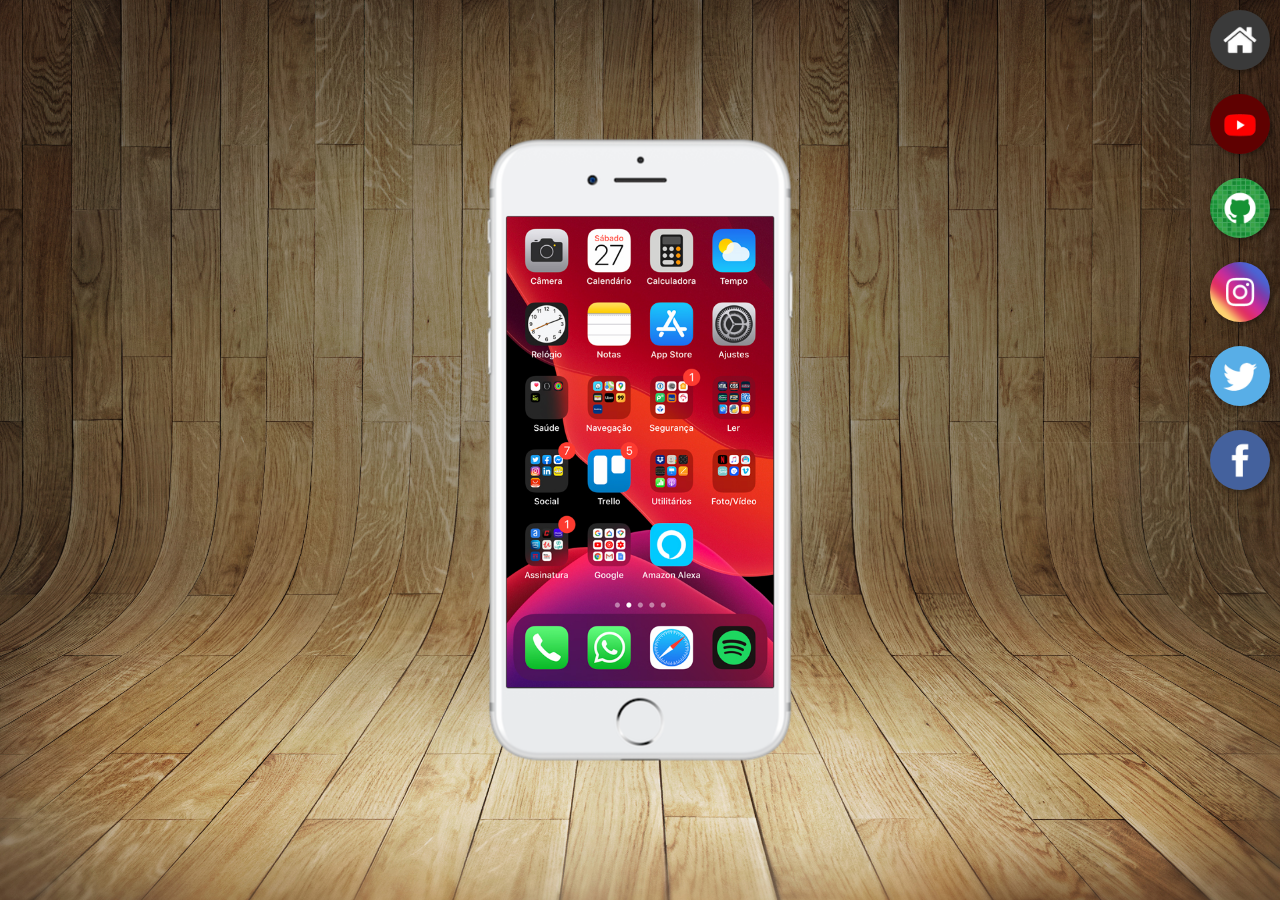
<file: index.html>
<!DOCTYPE html>
<html lang="pt-br">
<head>
    <meta charset="UTF-8">
    <meta http-equiv="X-UA-Compatible" content="IE=edge">
    <meta name="viewport" content="width=device-width, initial-scale=1.0">
    <link rel="shortcut icon" href="favicon.ico" type="image/x-icon">
    <link rel="stylesheet" href="estilos/style.css">
    <title>Projeto Redes Sociais</title>
</head>
<body>
    <main>
        <section id="telefone">
            <iframe src="home.html" frameborder="0" name="tela-inicial" id="tela-inicial">
                Seu navegador não é compatível com isso.
            </iframe>

        </section>

        <section id="redes-sociais">
            <a href="home.html" target="tela-inicial">
                <img src="imagens/logo-home.jpg" alt="Home">
            </a><br>

            <a href="youtube.html" target="tela-inicial">
                <img src="imagens/logo-youtube.jpg" alt="Youtube">
            </a><br>

            <a href="github.html" target="tela-inicial">
                <img src="imagens/logo-github.jpg" alt="GitHub">
            </a><br>

            <a href="instagram.html" target="tela-inicial">
                <img src="imagens/logo-instagram.jpg" alt="Instagram">
            </a><br>

            <a href="twitter.html" target="tela-inicial">
                <img src="imagens/logo-twitter.jpg" alt="Twitter">
            </a><br>

            <a href="facebook.html" target="tela-inicial">
                <img src="imagens/logo-facebook.jpg" alt="Facebook">
            </a>
        </section>
    </main>
</body>
</html>
</file>
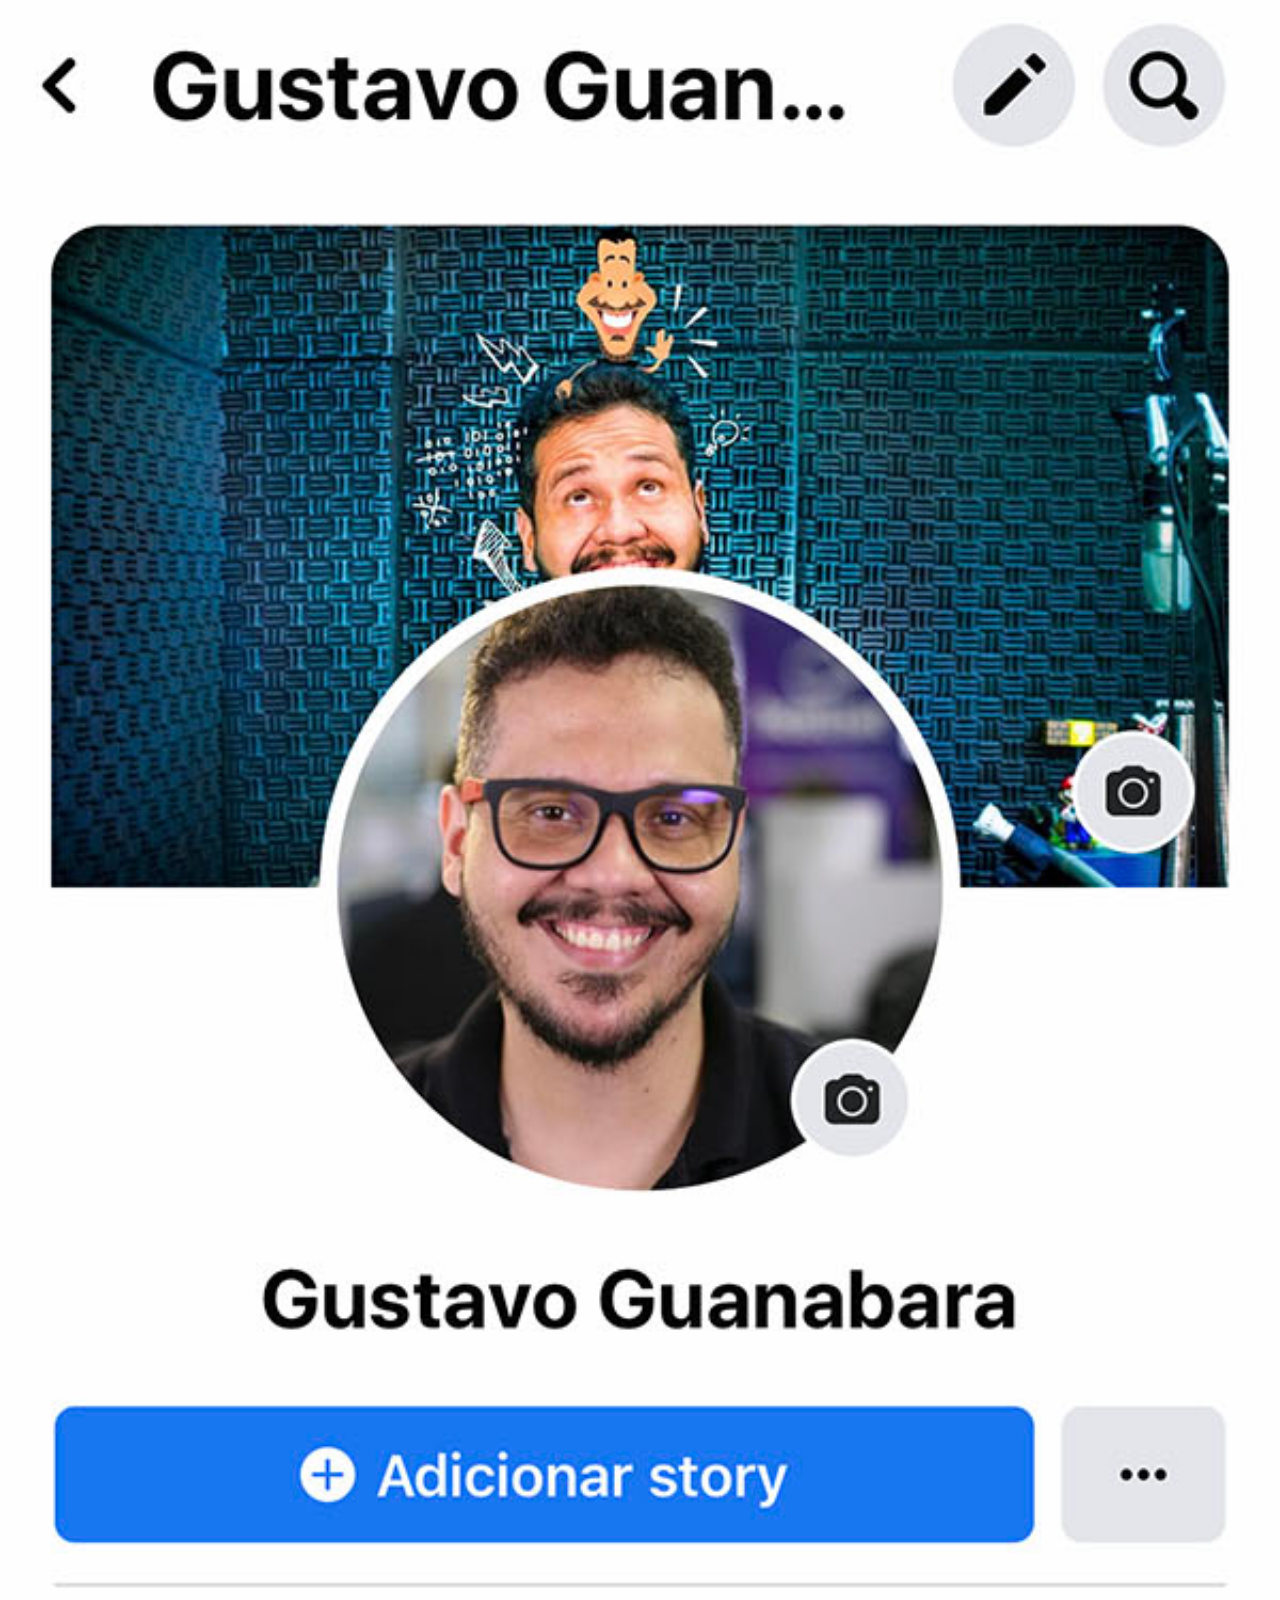
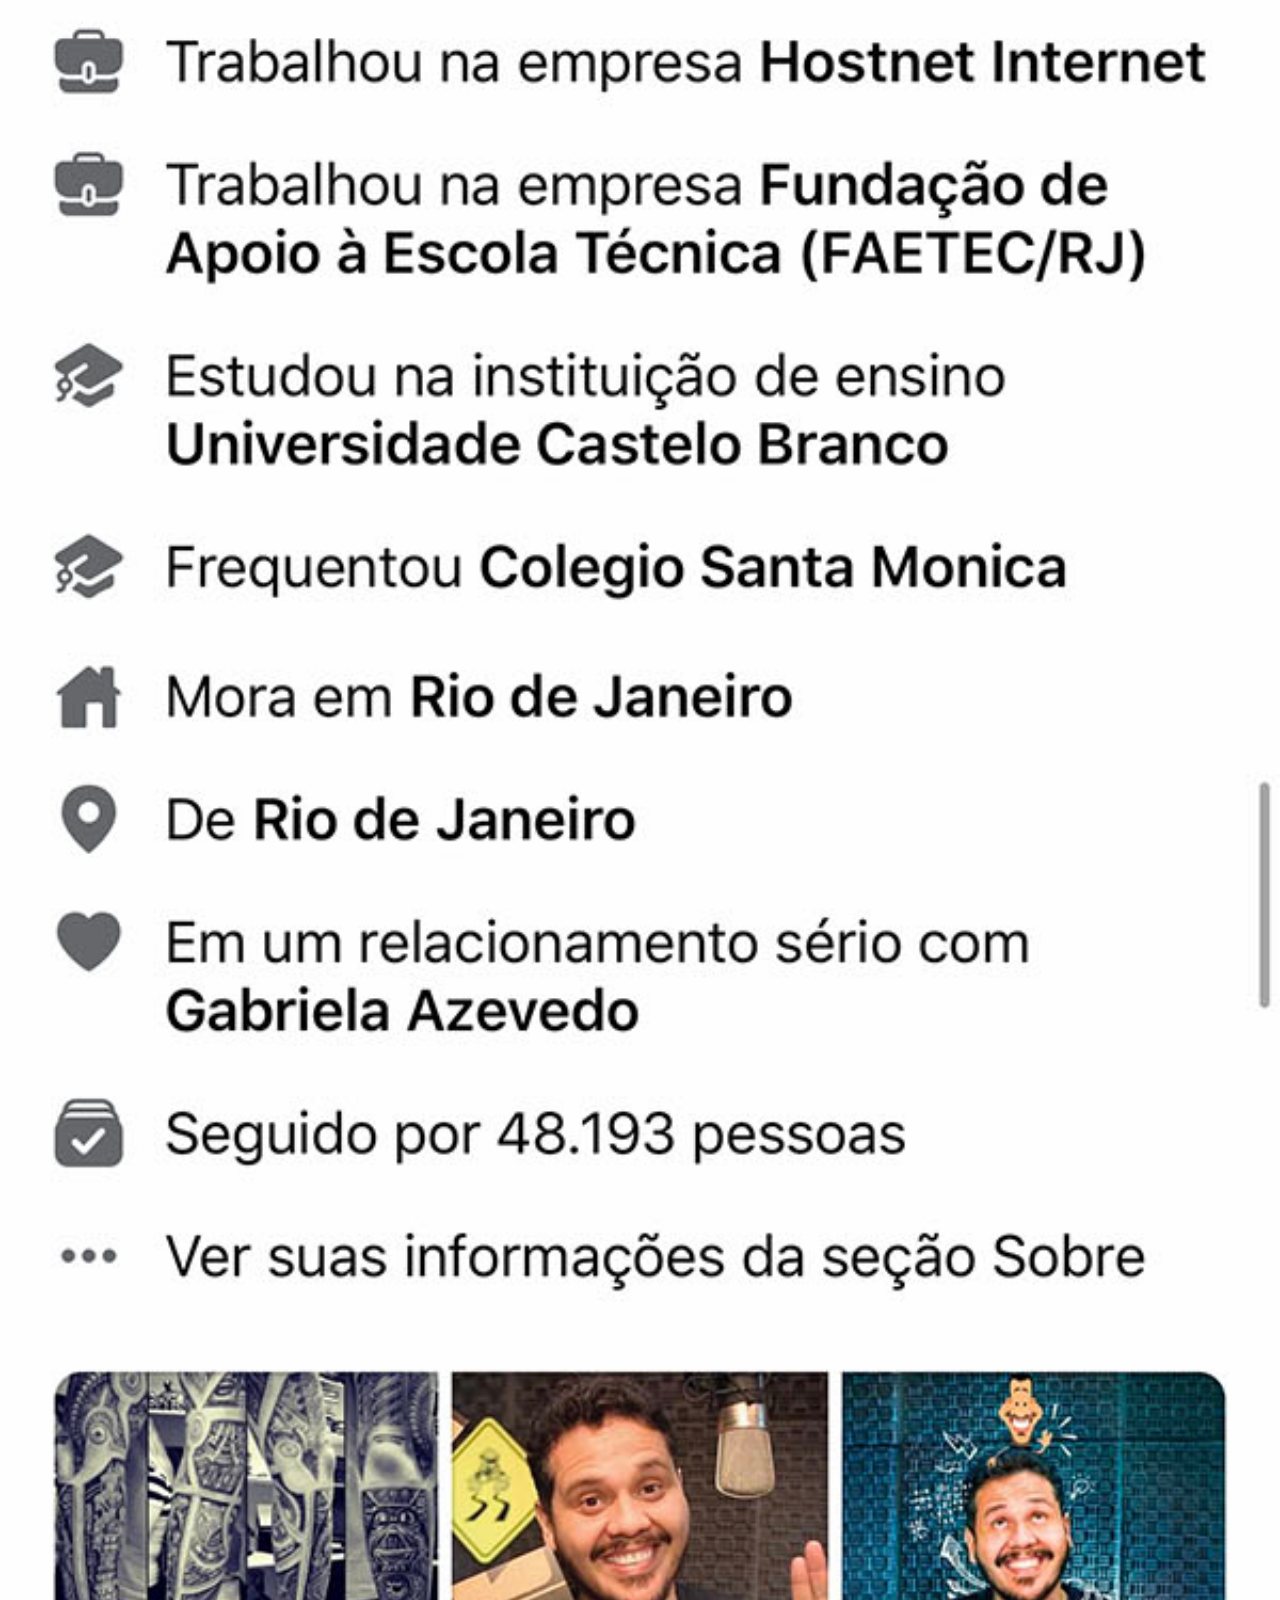
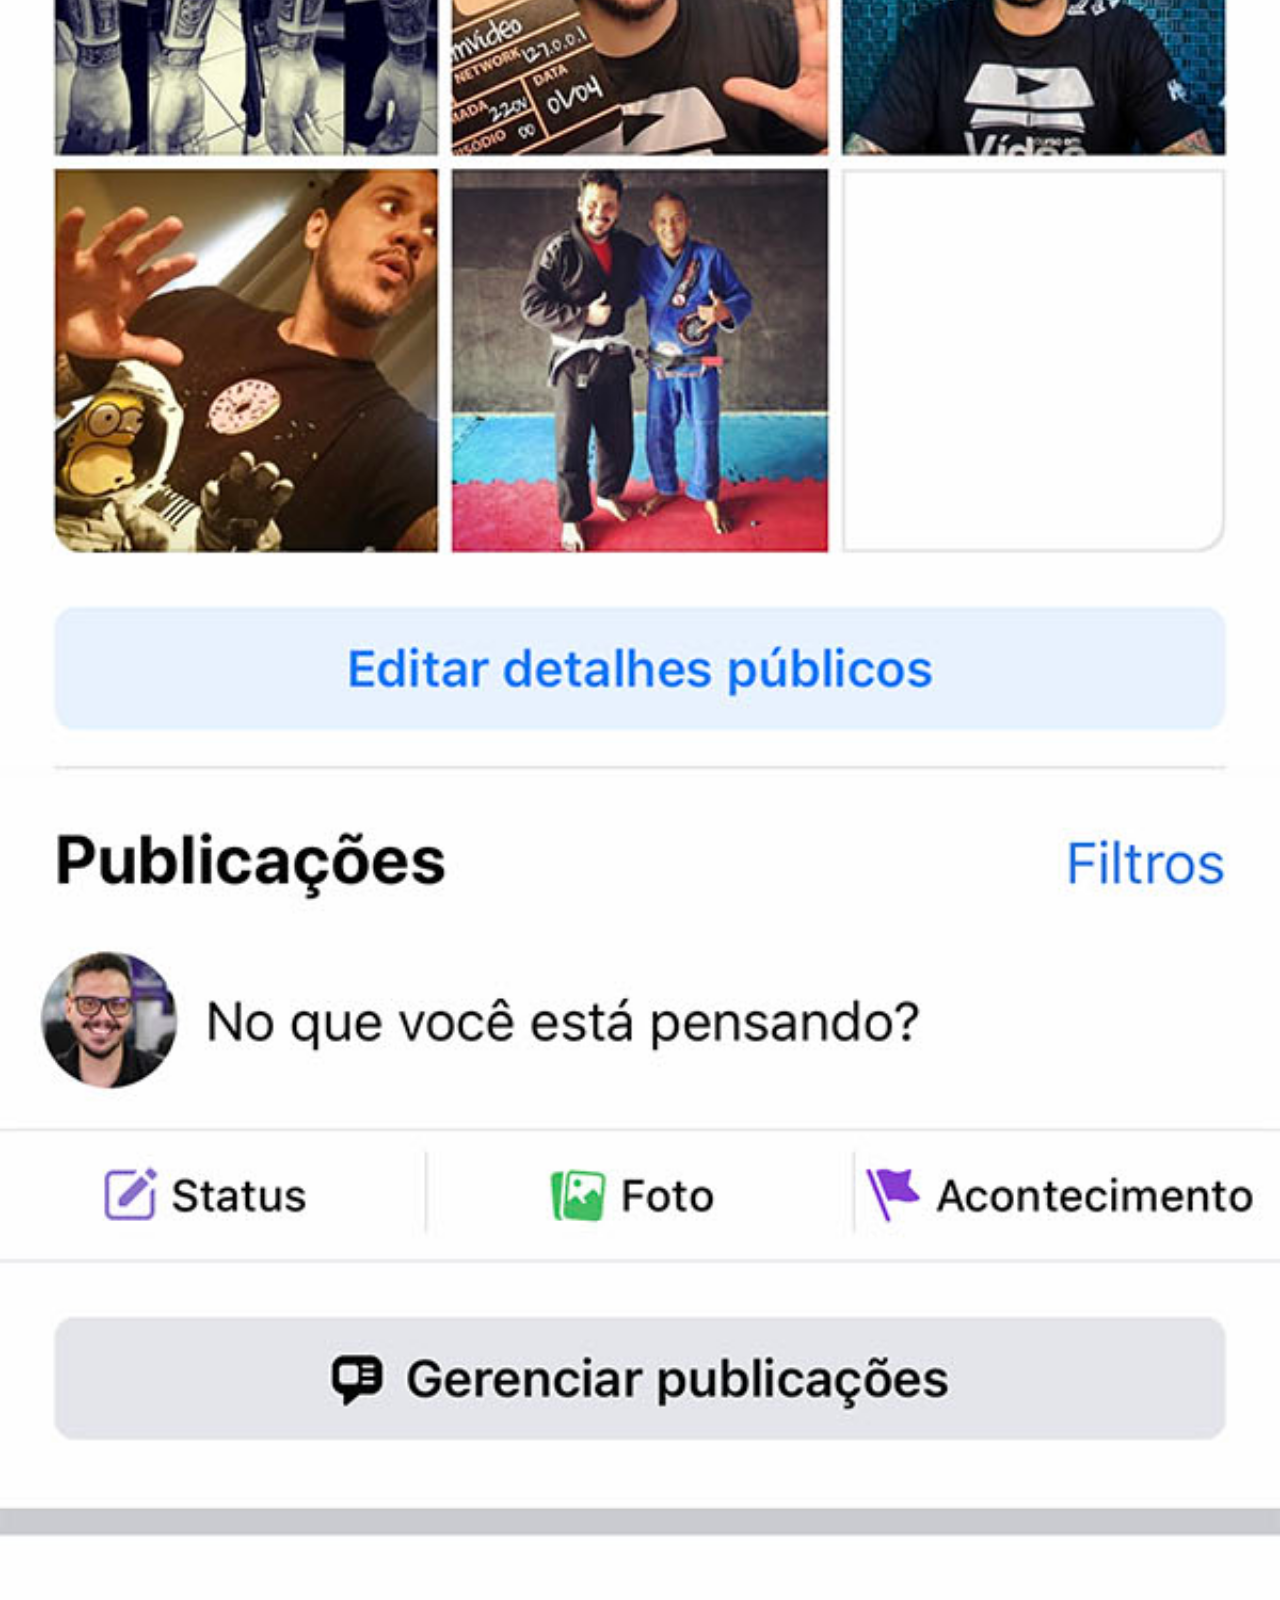
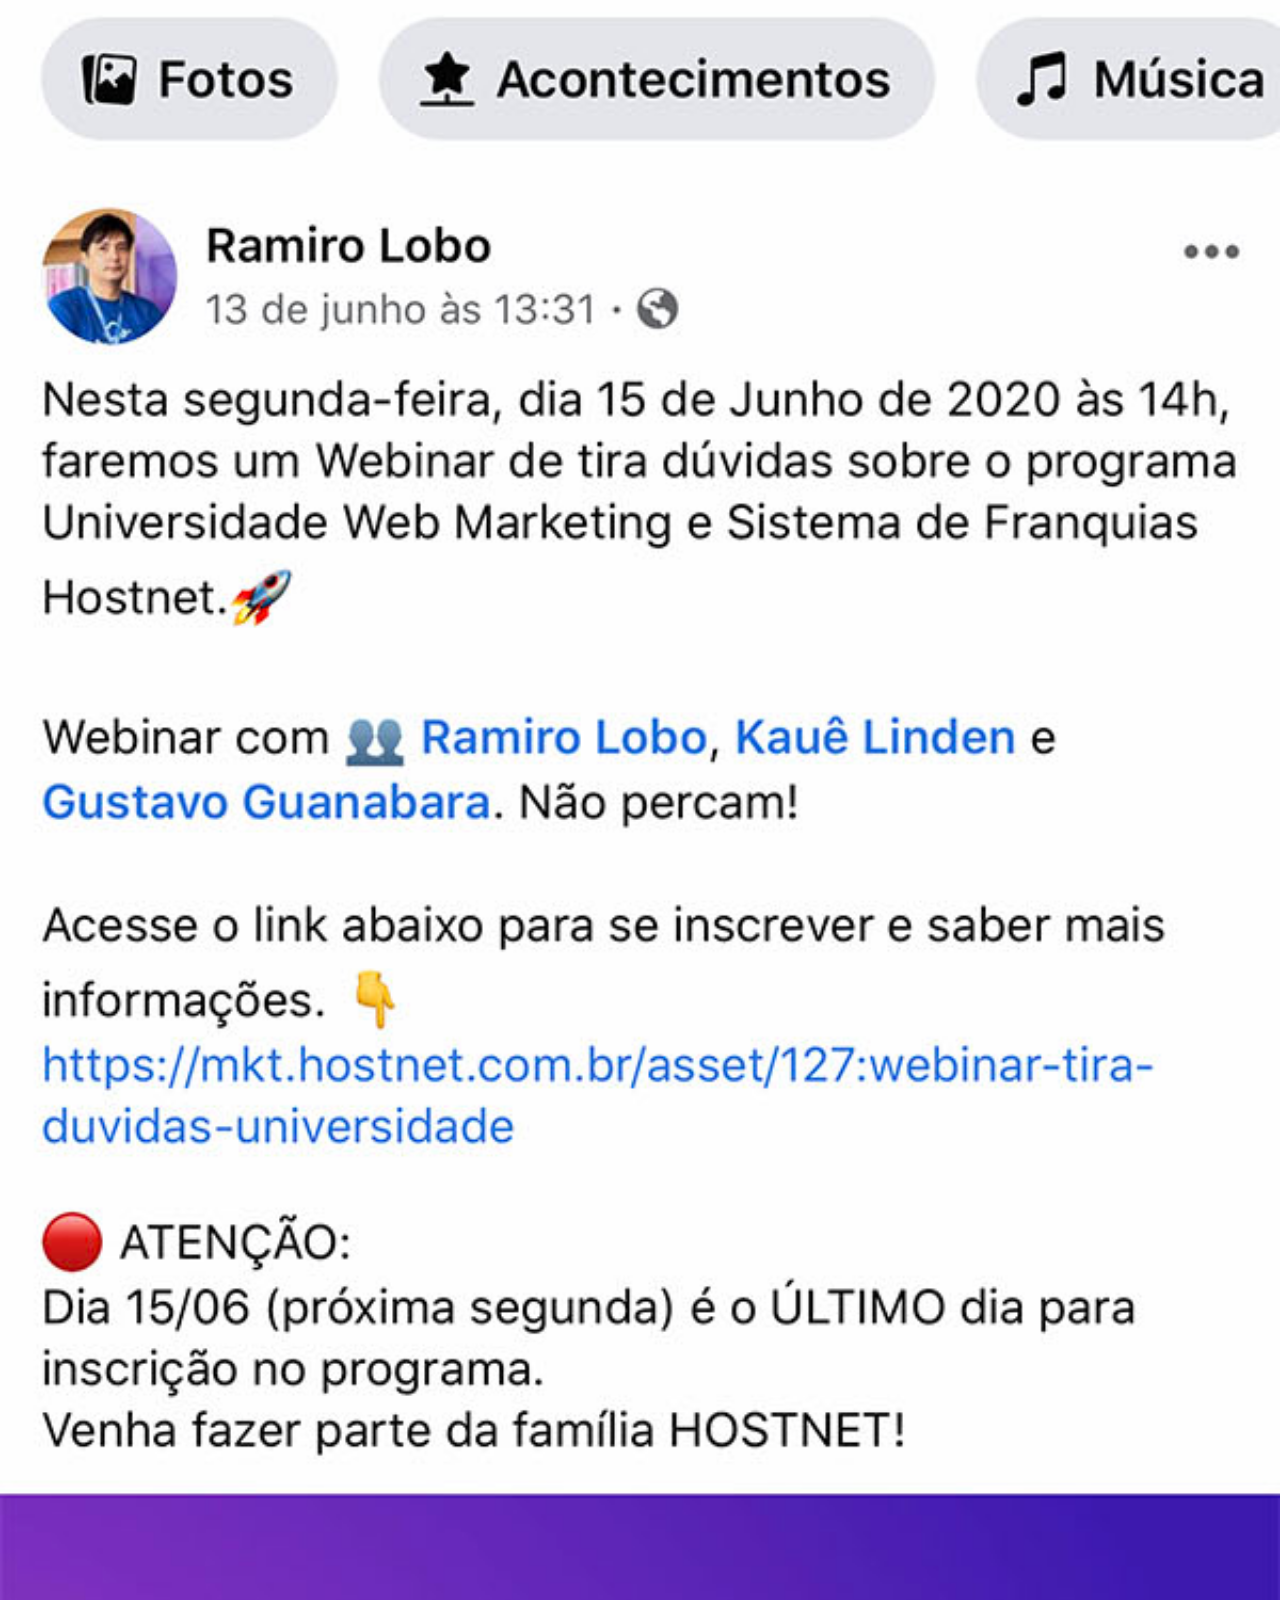
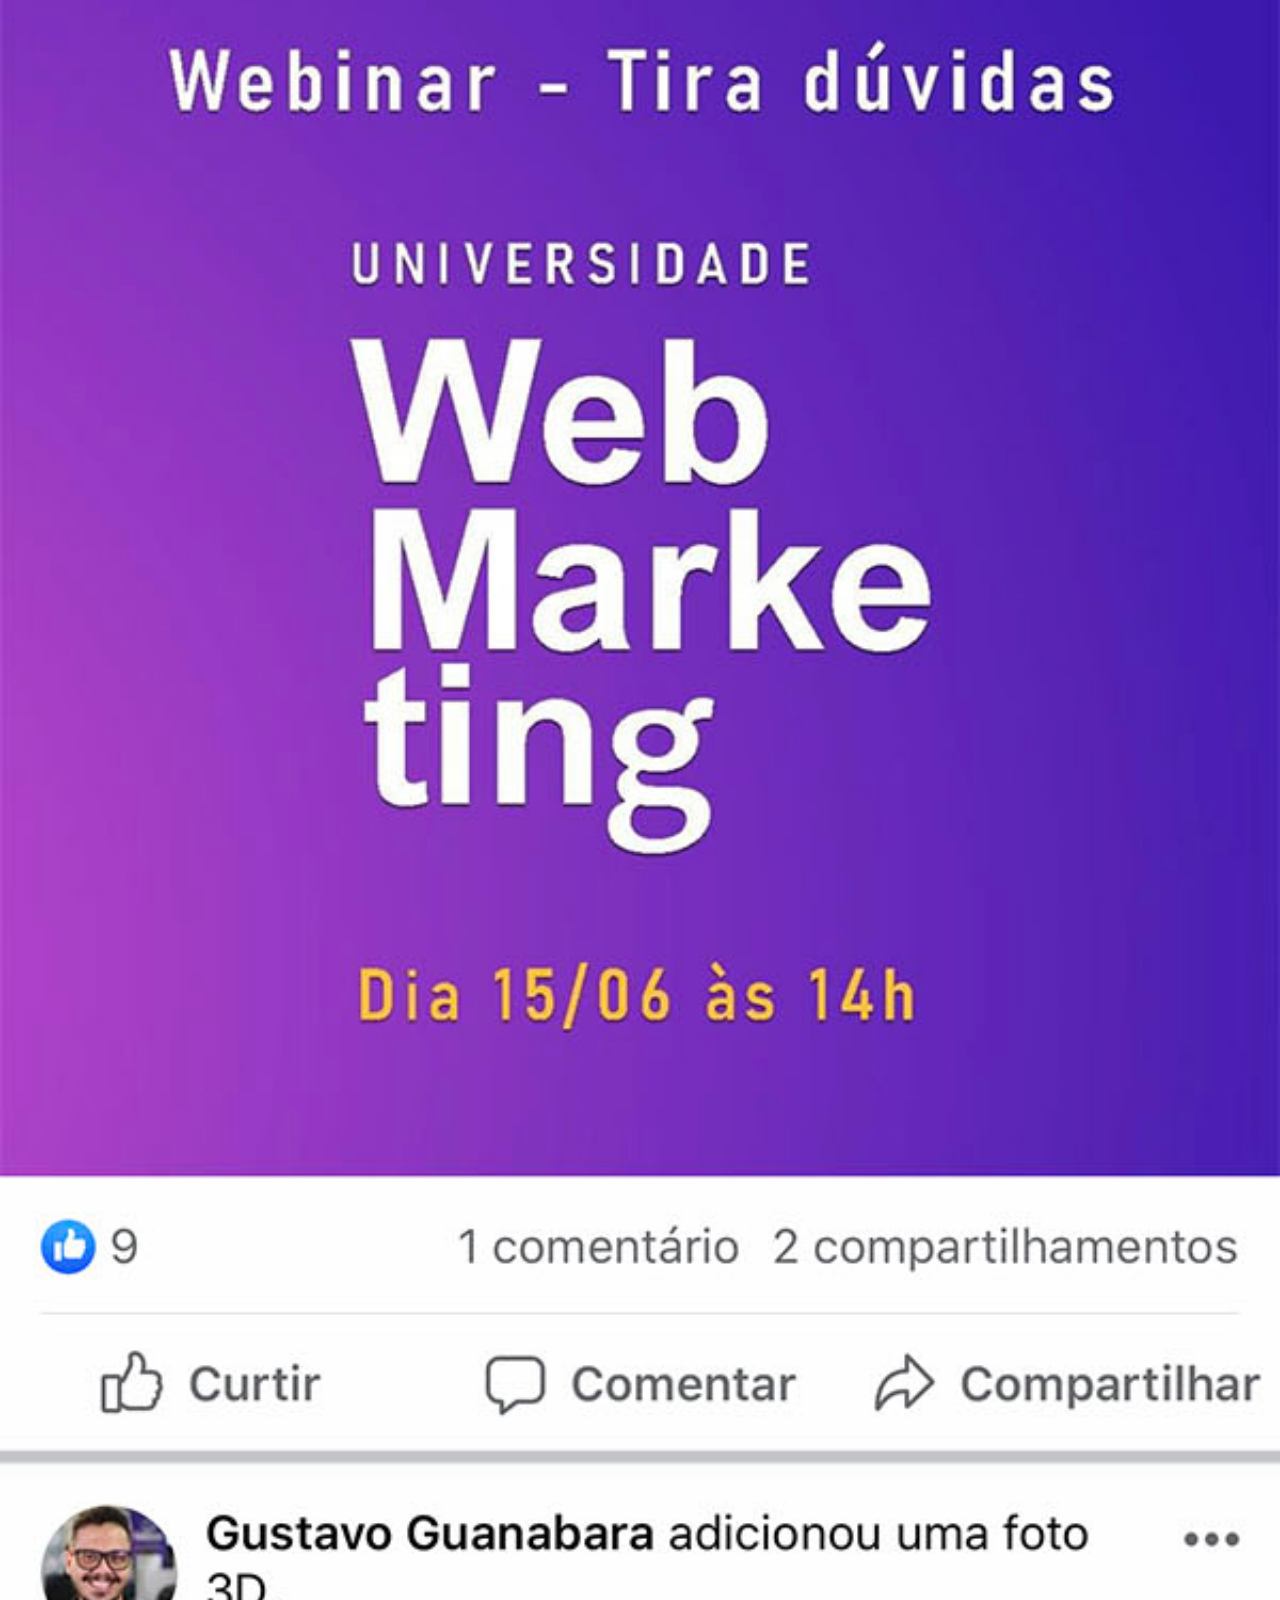
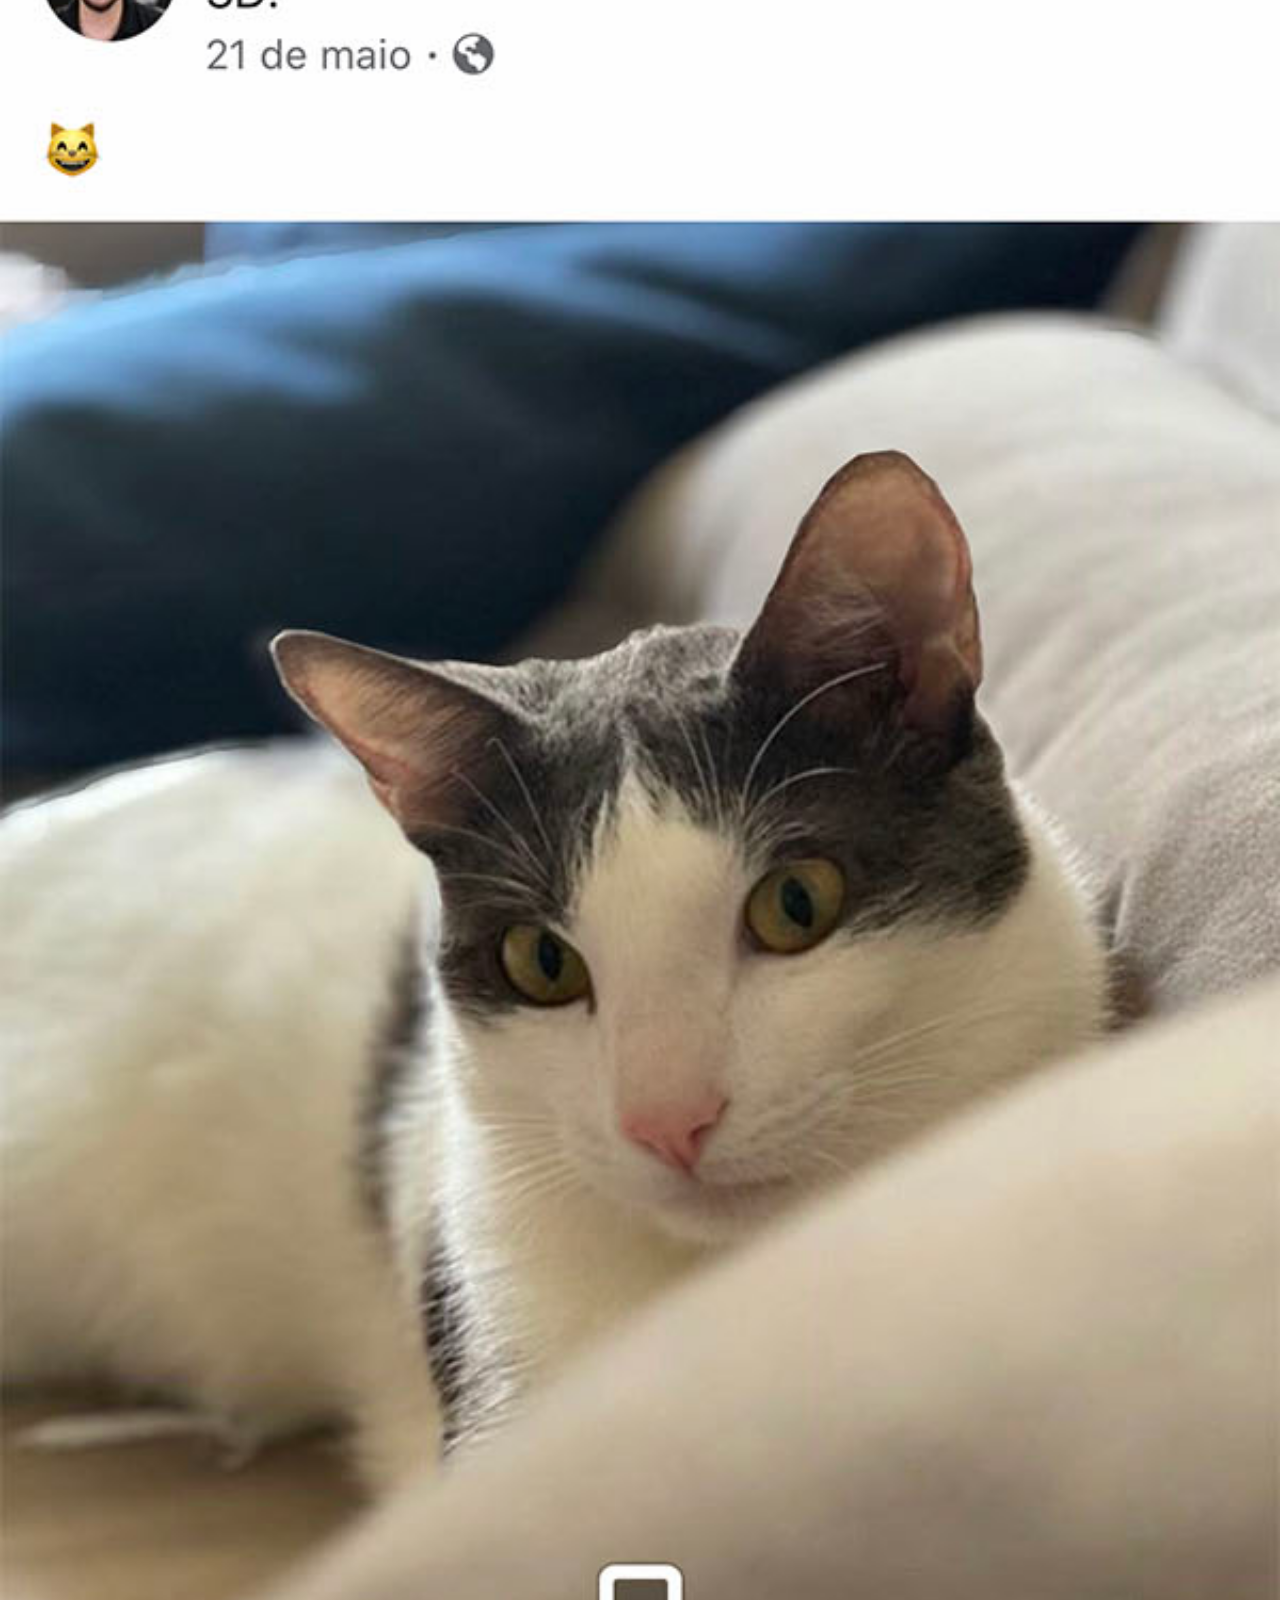
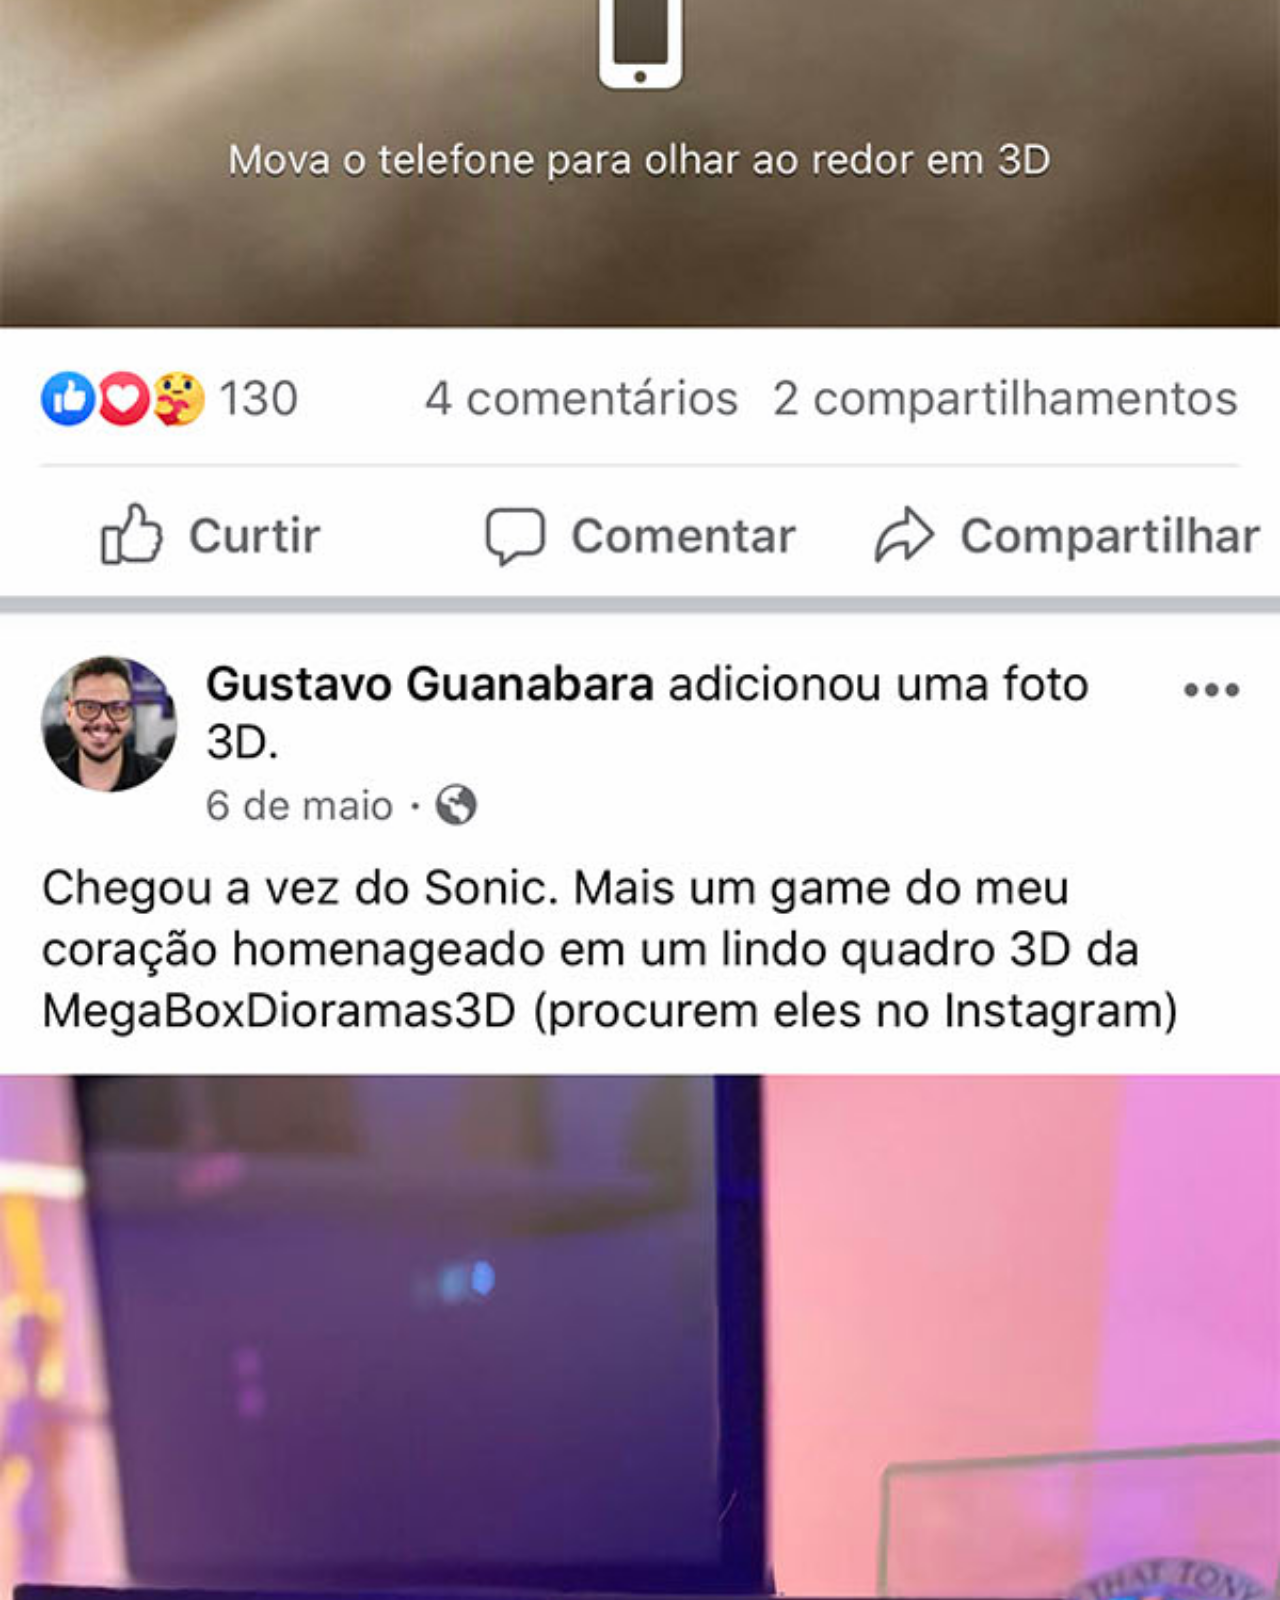
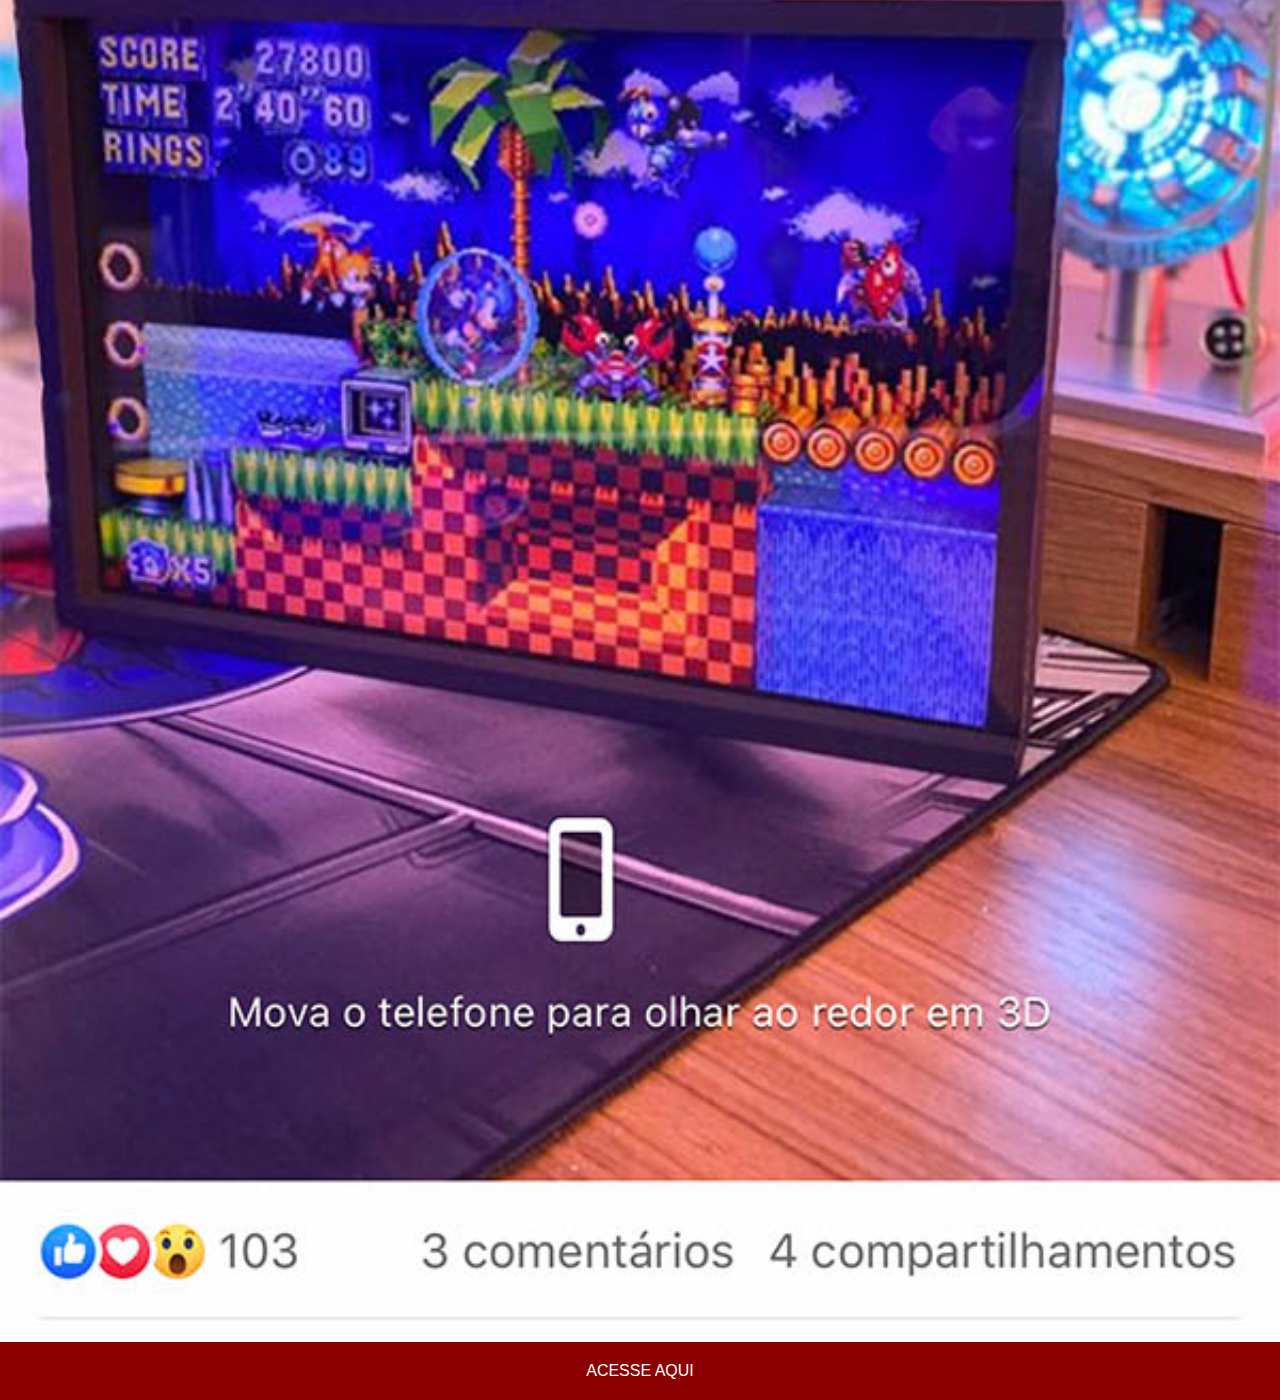
<file: facebook.html>
<!DOCTYPE html>
<html lang="pt-br">
<head>
    <meta charset="UTF-8">
    <meta http-equiv="X-UA-Compatible" content="IE=edge">
    <meta name="viewport" content="width=device-width, initial-scale=1.0">
    <link rel="stylesheet" href="estilos/redes-sociais.css">
    <title>Facebook</title>
</head>
<body>
    <img src="imagens/tela-facebook.jpg" alt="Facebook">
    <a href="https://www.facebook.com/gustavoguanabara" target="_blank">ACESSE AQUI</a>
</body>
</html>
</file>
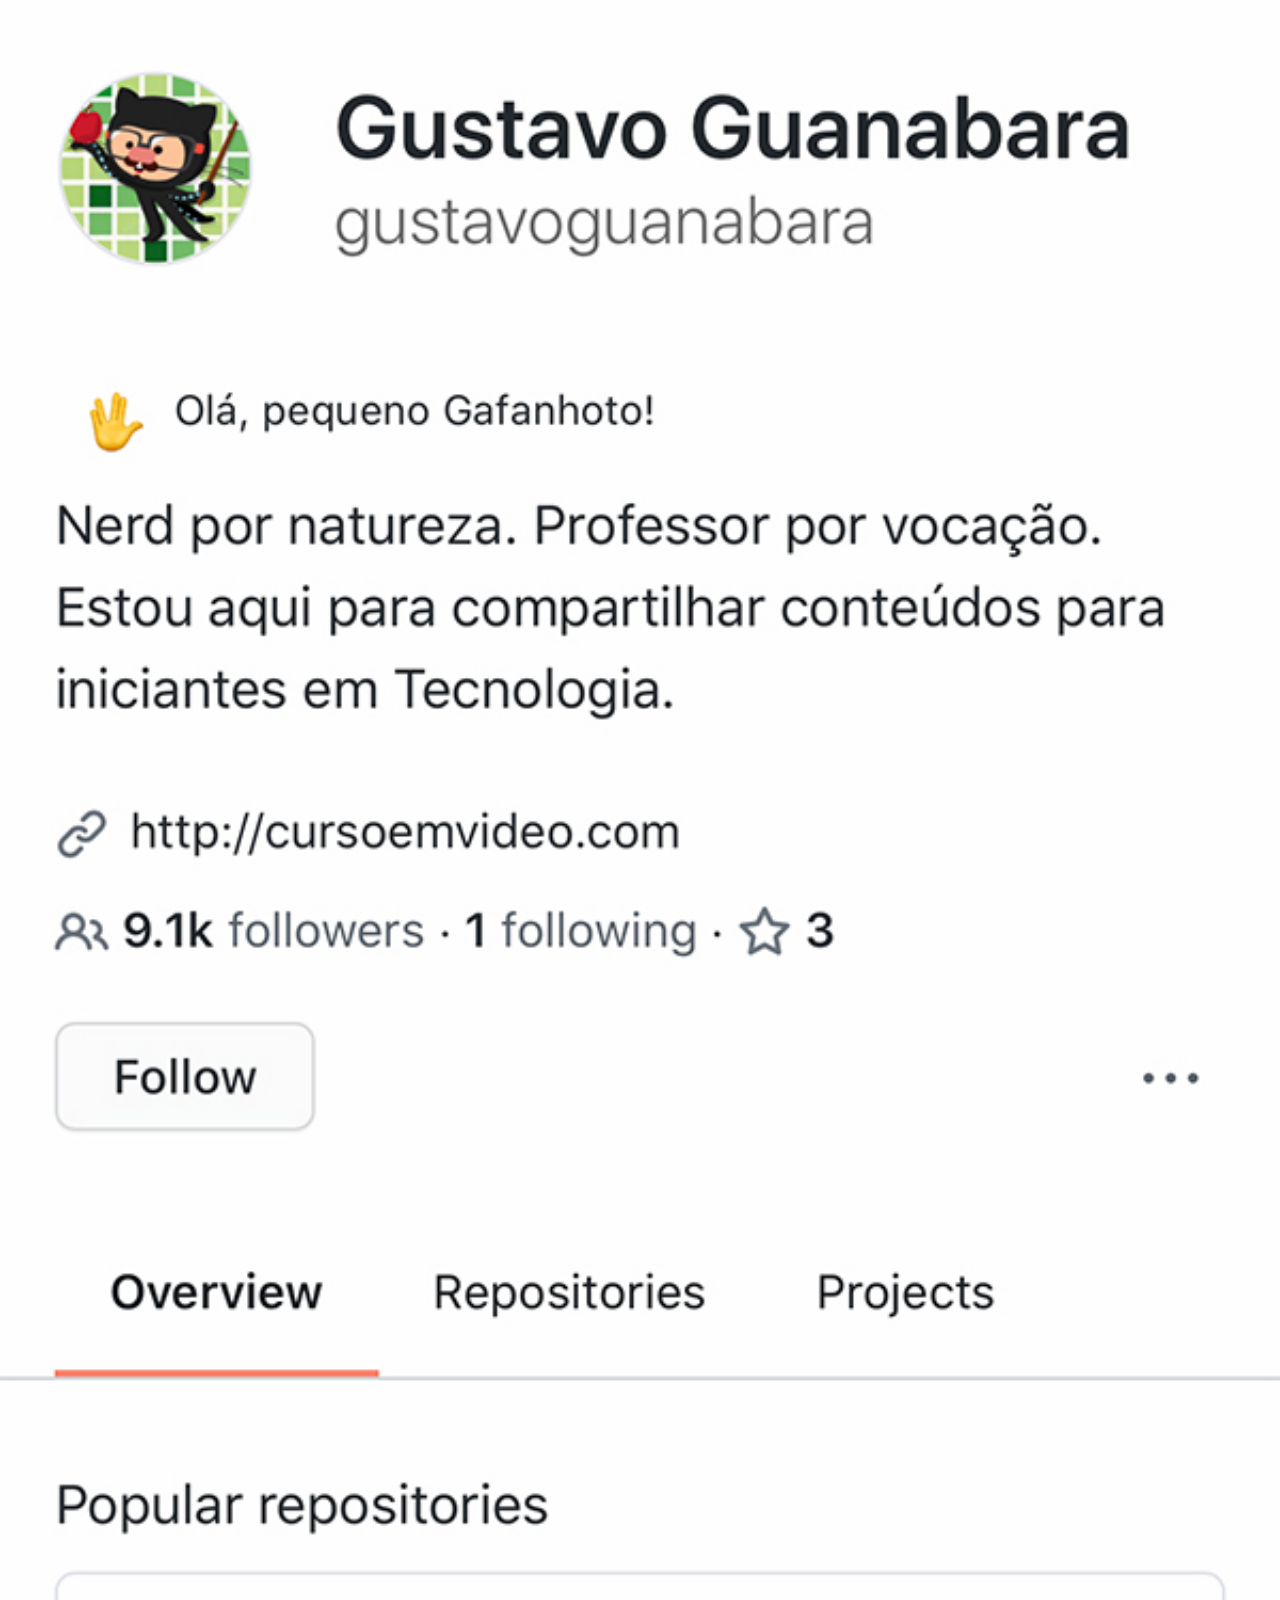
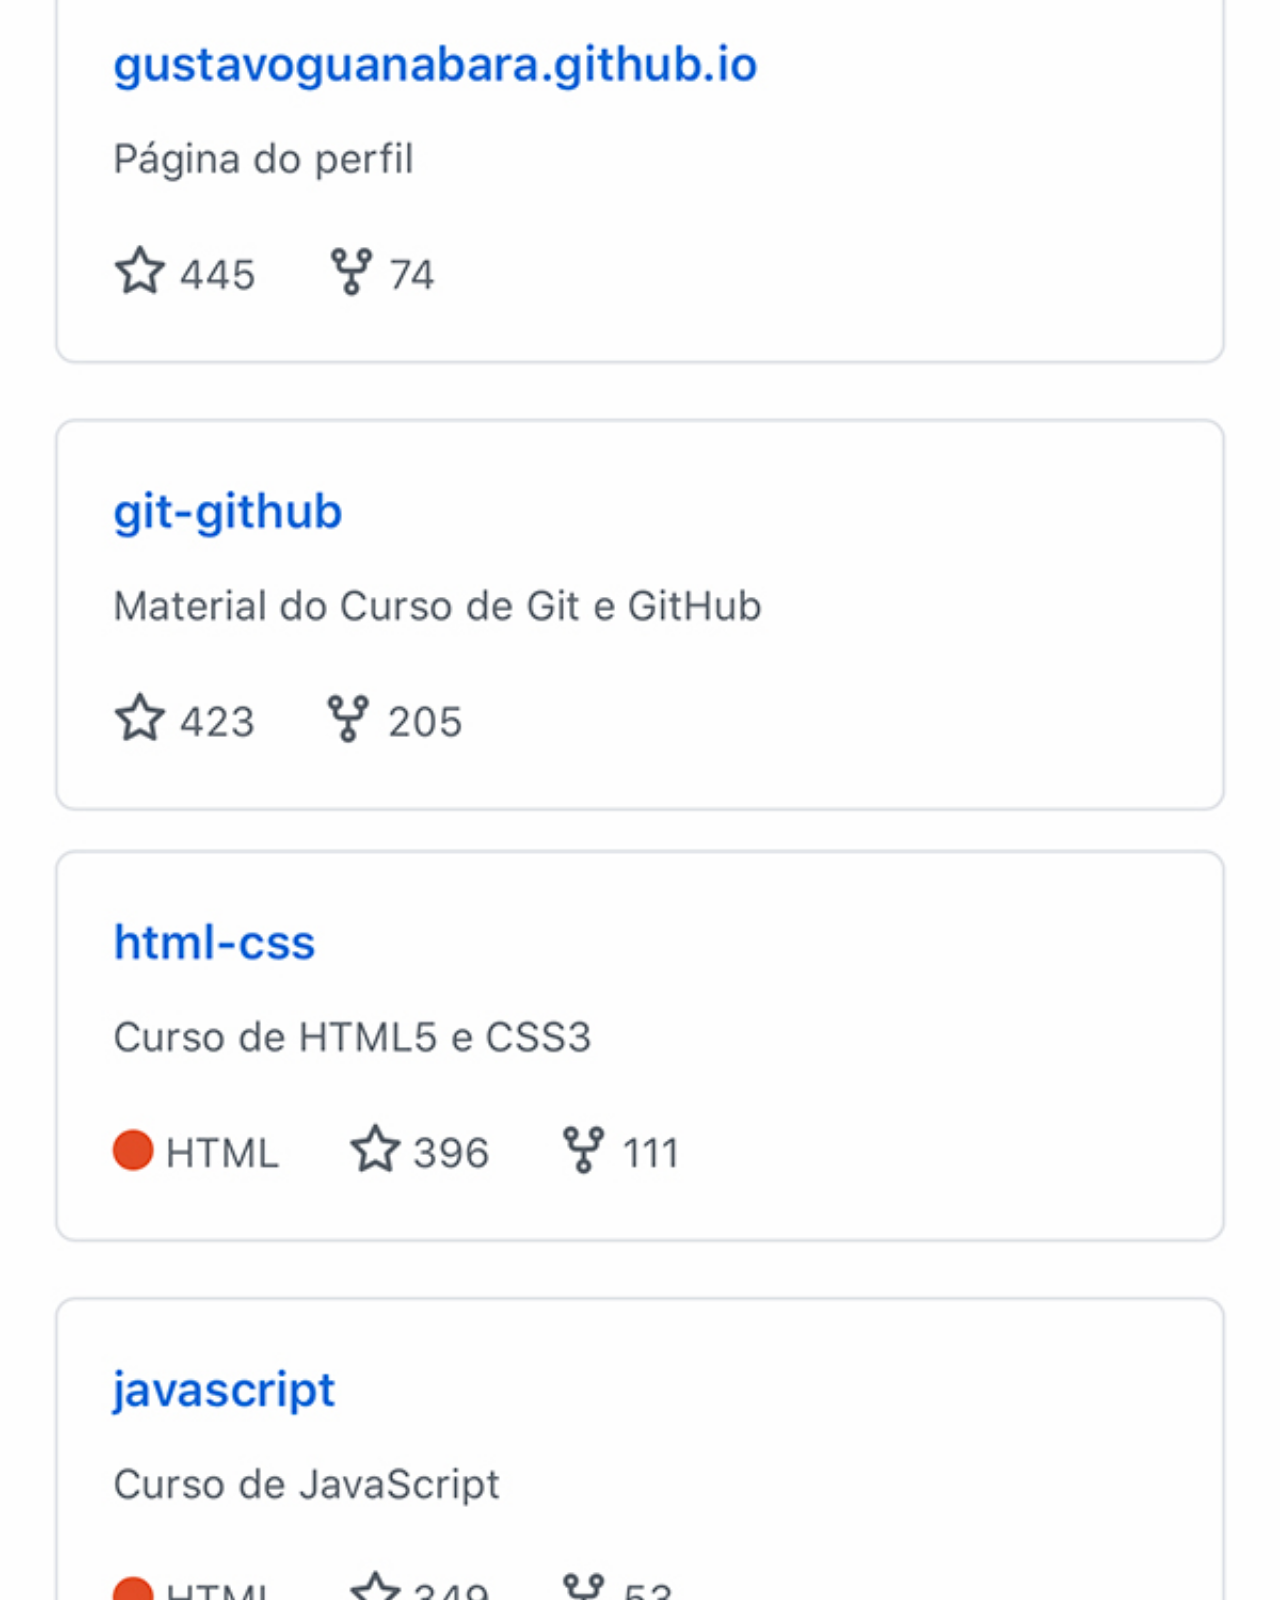
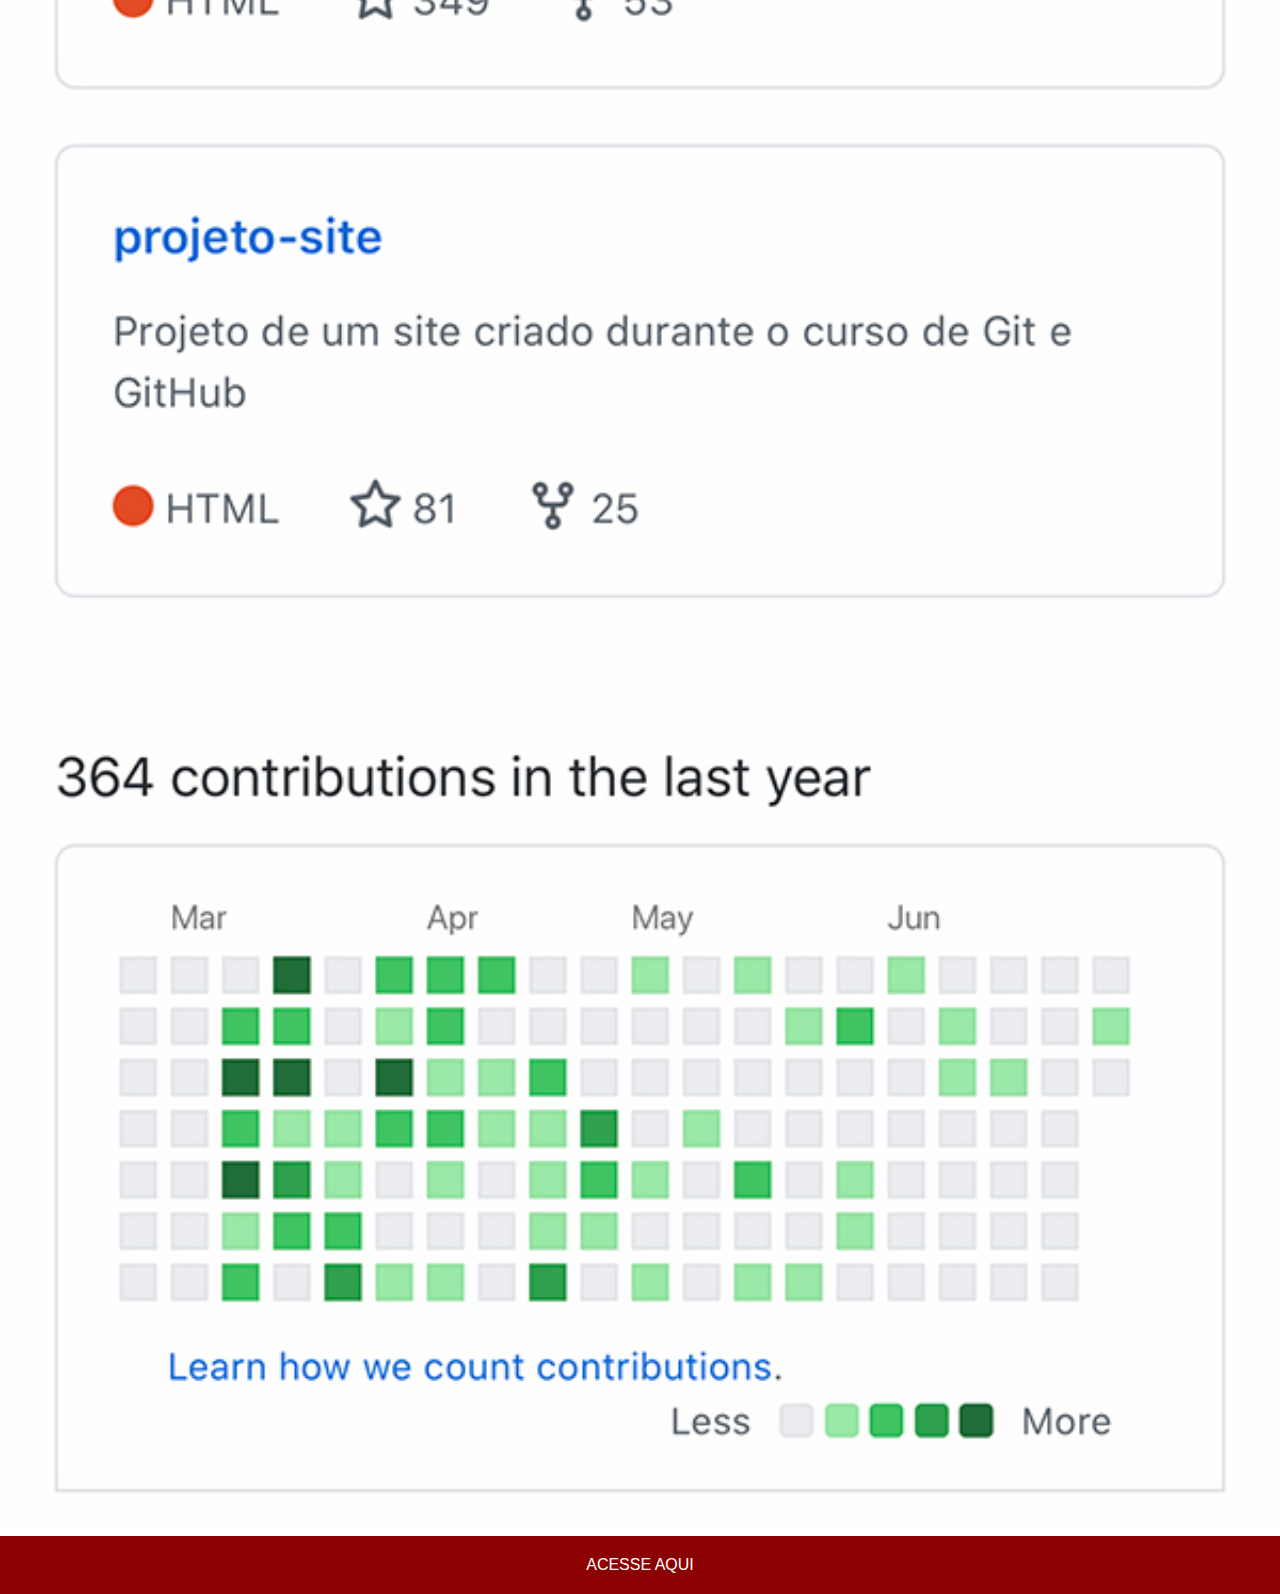
<file: github.html>
<!DOCTYPE html>
<html lang="pt-br">
<head>
    <meta charset="UTF-8">
    <meta http-equiv="X-UA-Compatible" content="IE=edge">
    <meta name="viewport" content="width=device-width, initial-scale=1.0">
    <link rel="stylesheet" href="estilos/redes-sociais.css">
    <title>Github</title>
</head>
<body>
    <img src="imagens/tela-github.jpg" alt="GitHub">
    <a href="https://github.com/gustavoguanabara" target="_blank">ACESSE AQUI</a>
</body>
</html>
</file>
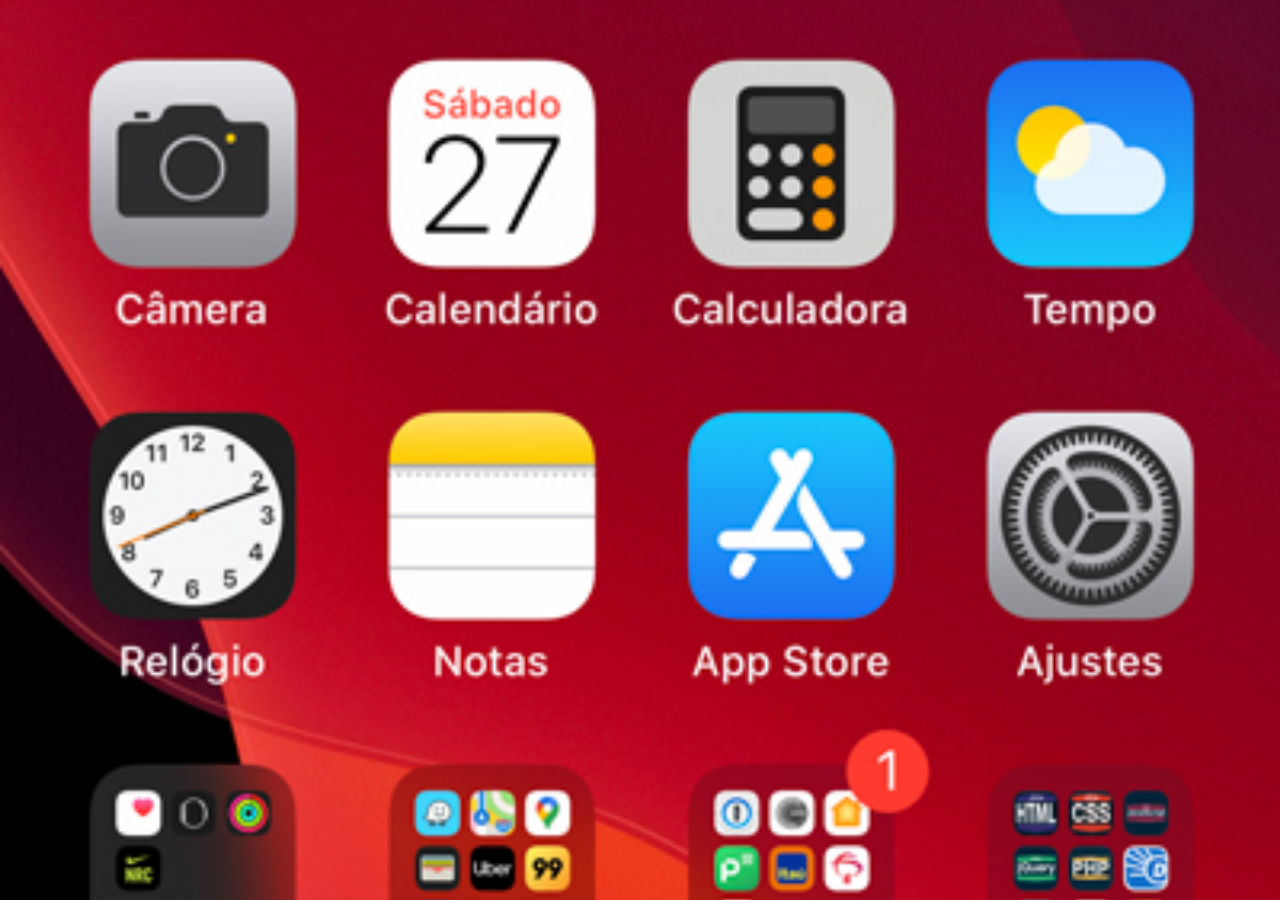
<file: home.html>
<!DOCTYPE html>
<html lang="pt-br">
<head>
    <meta charset="UTF-8">
    <meta http-equiv="X-UA-Compatible" content="IE=edge">
    <meta name="viewport" content="width=device-width, initial-scale=1.0">
    <title>Home</title>
    <style>
        * {
            margin: 0px;
            padding: 0px;
        }

        body {
            height: 100vh;
            width: 100vw;
            background: black url('imagens/tela-home.jpg') top center no-repeat;
            background-size: cover;
        }
    </style>
</head>
<body>
    
</body>
</html>
</file>
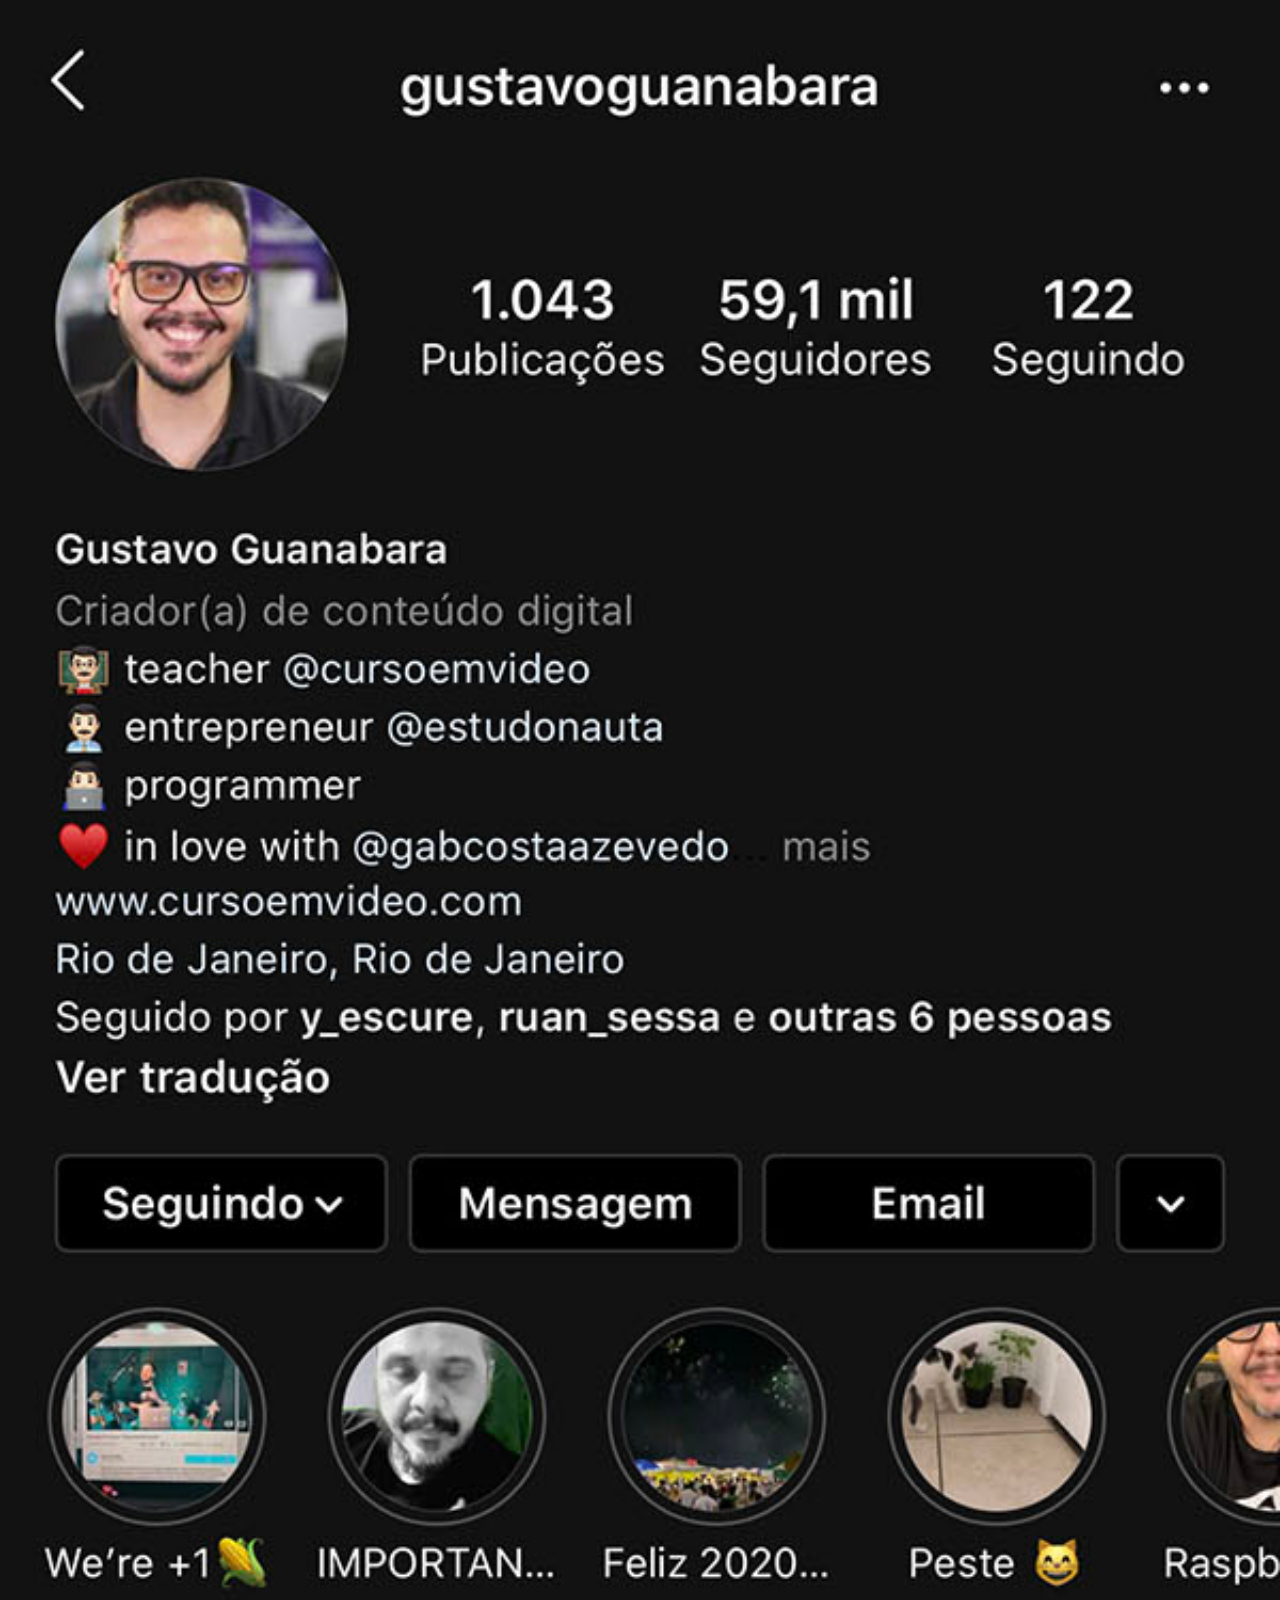
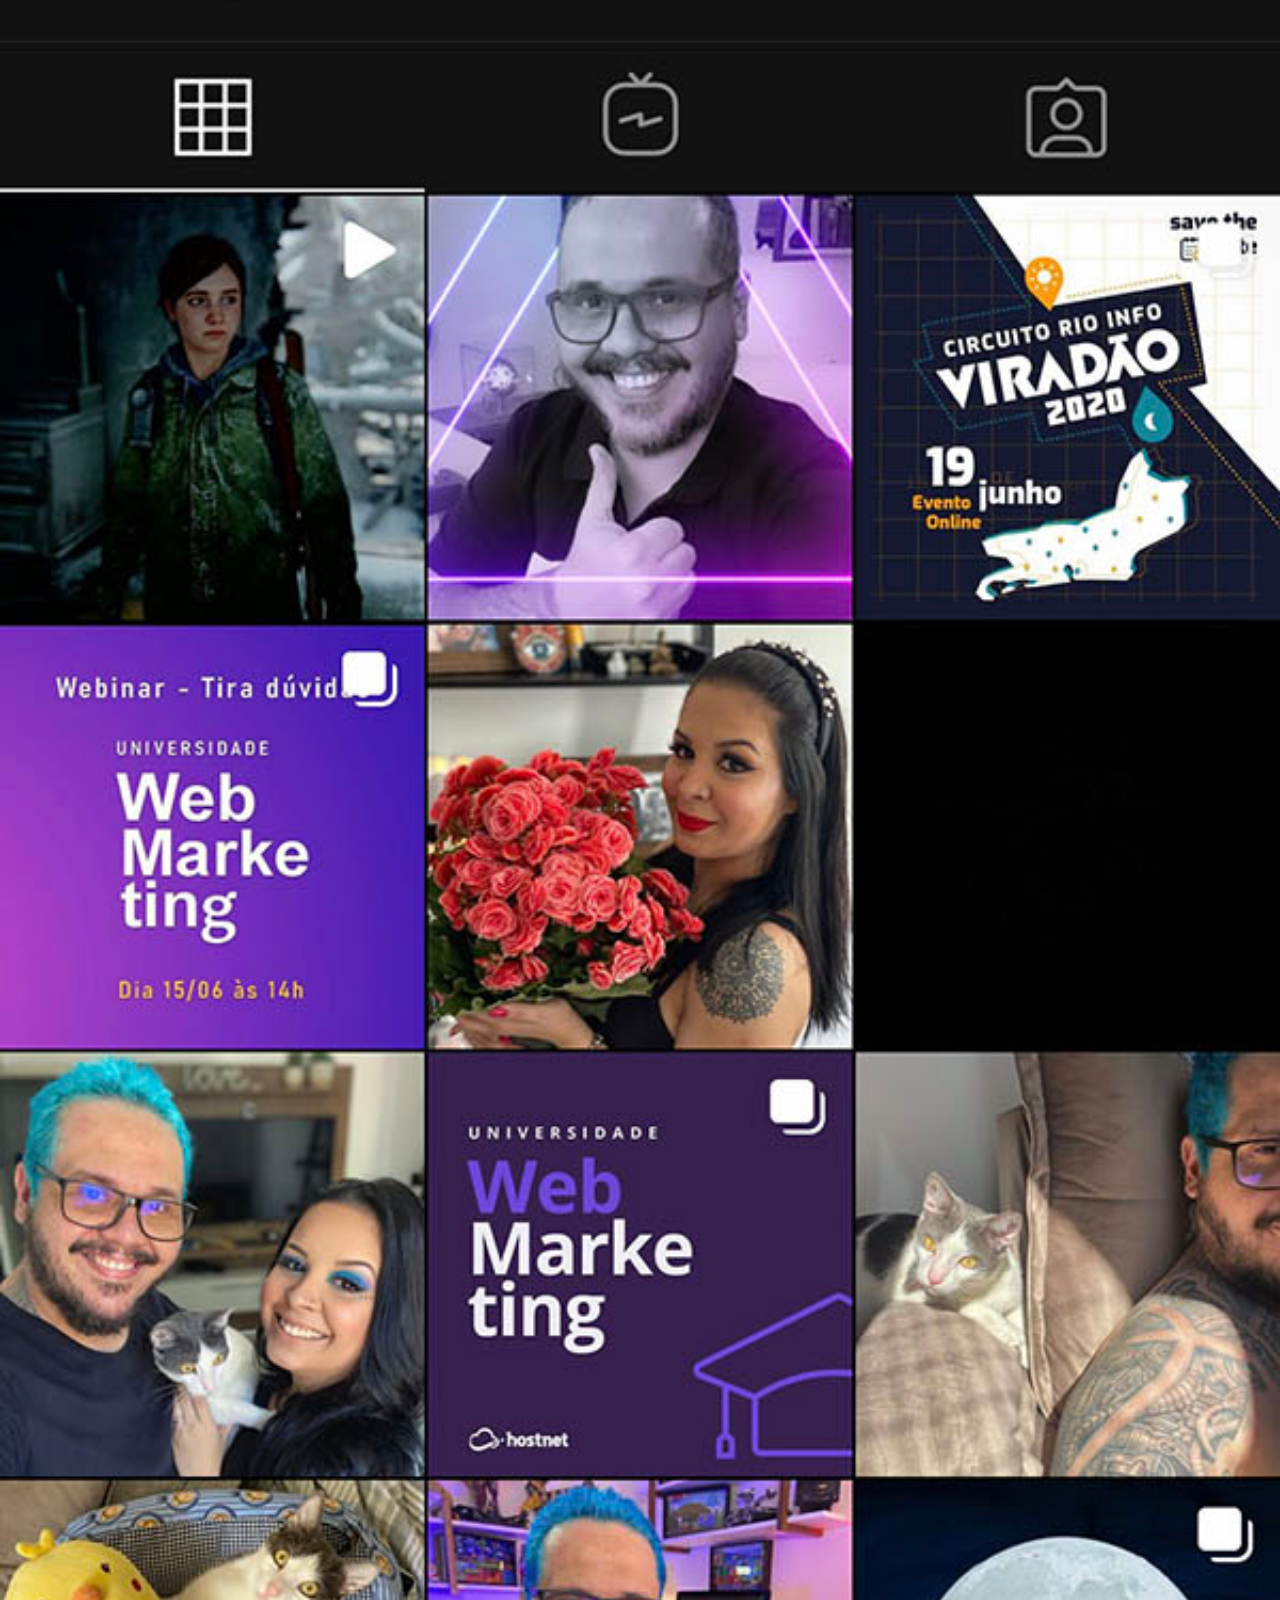
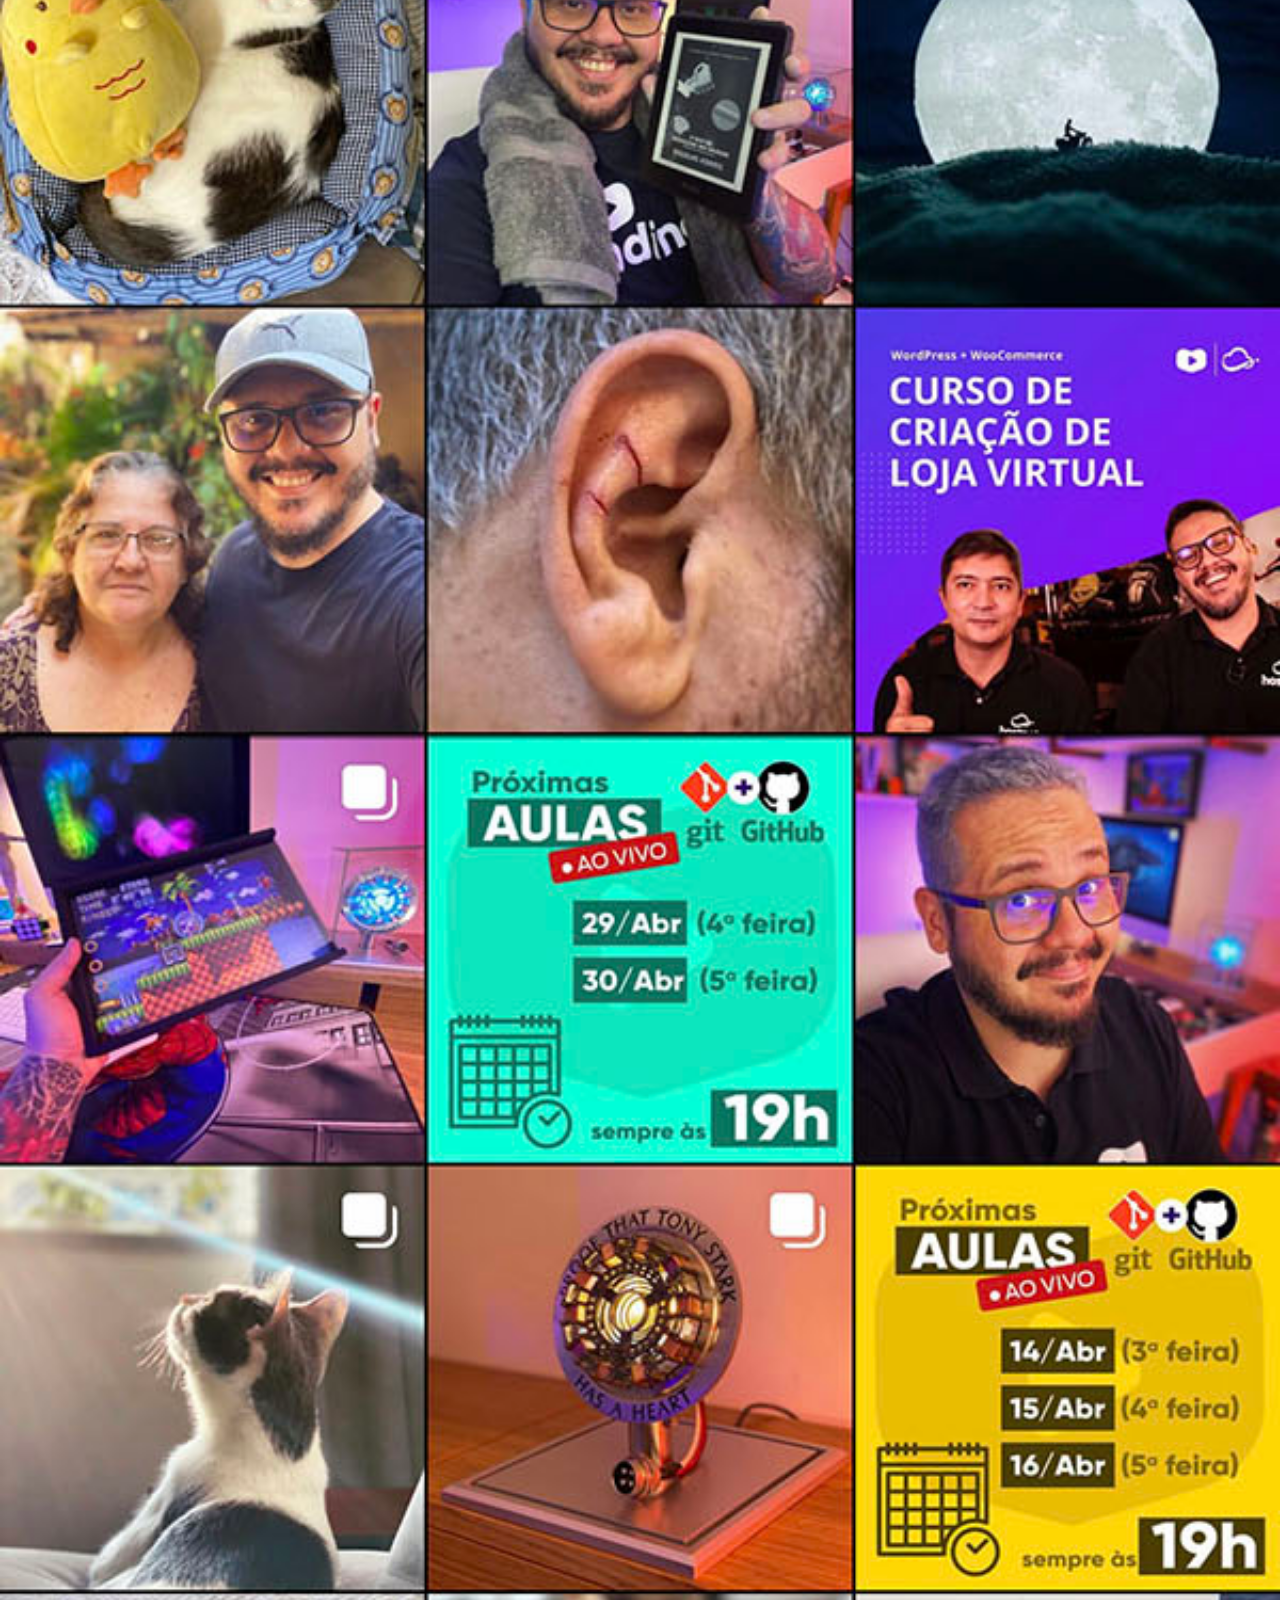
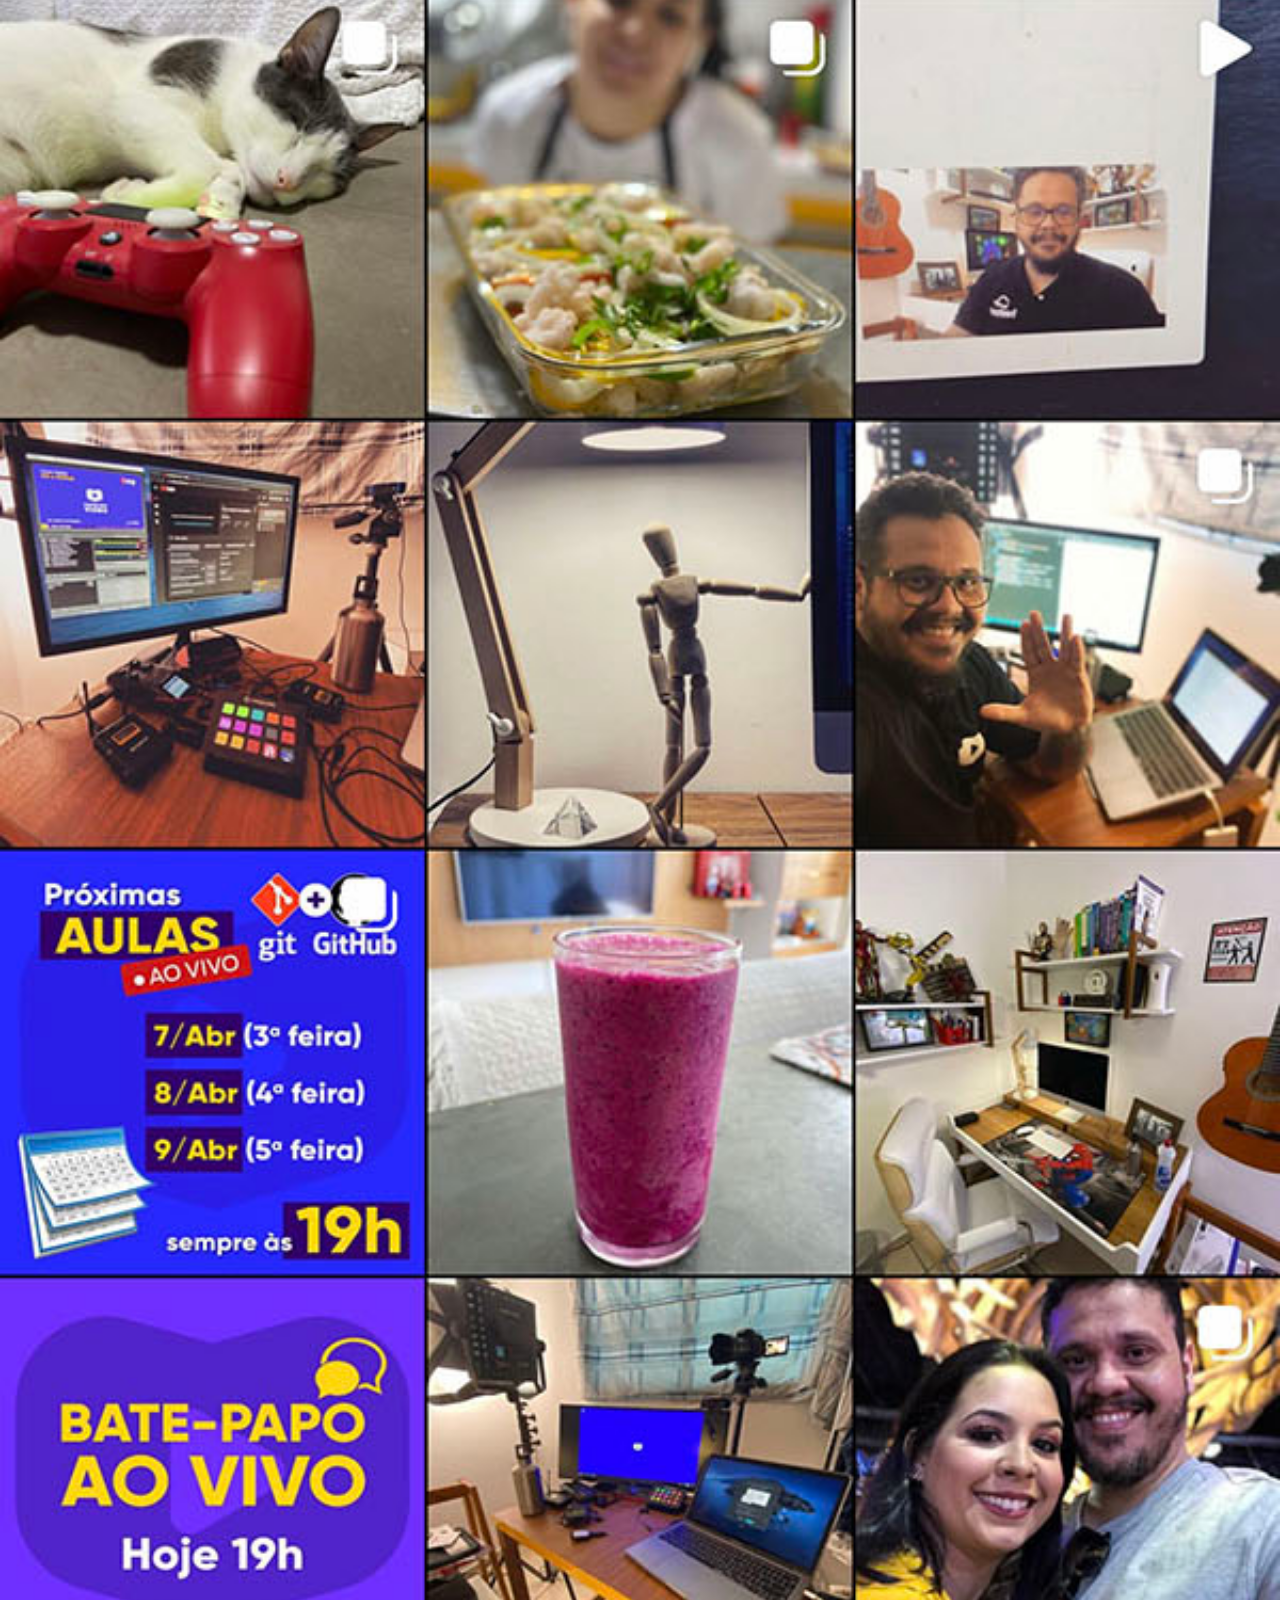
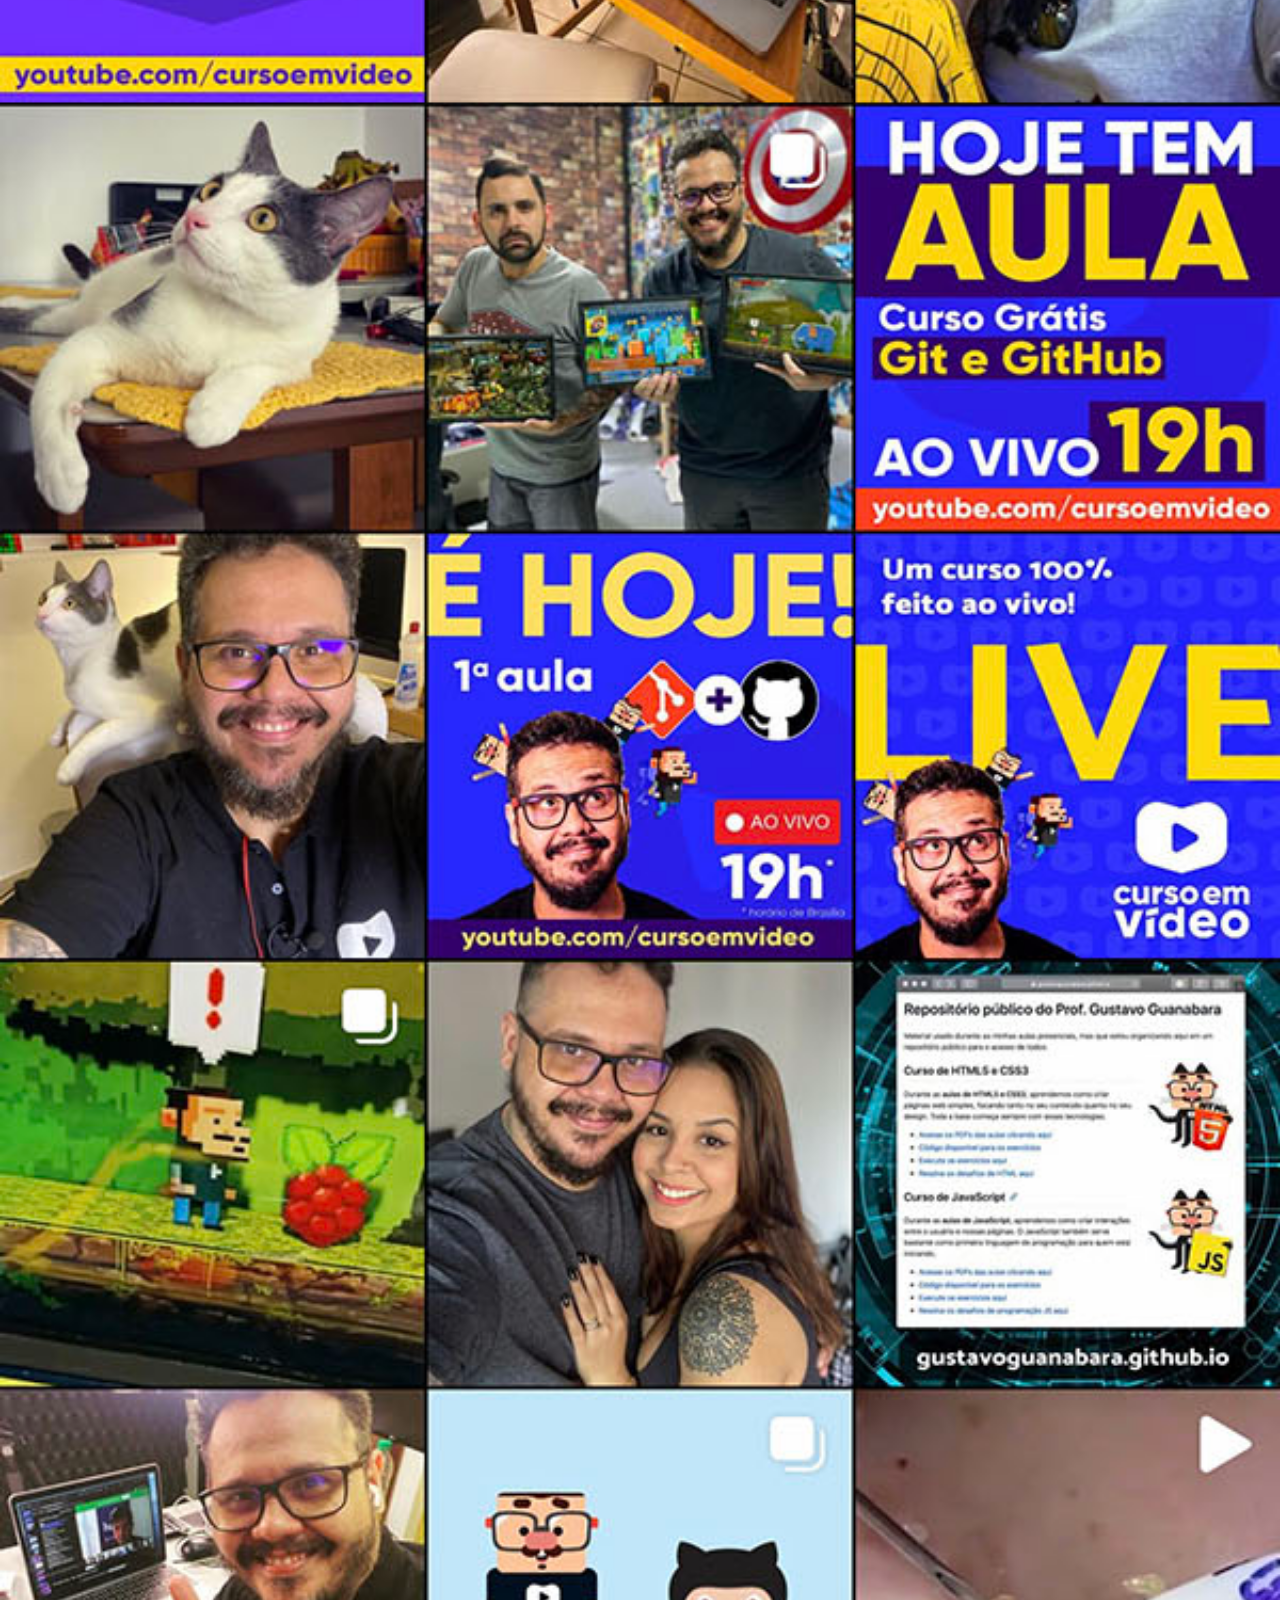
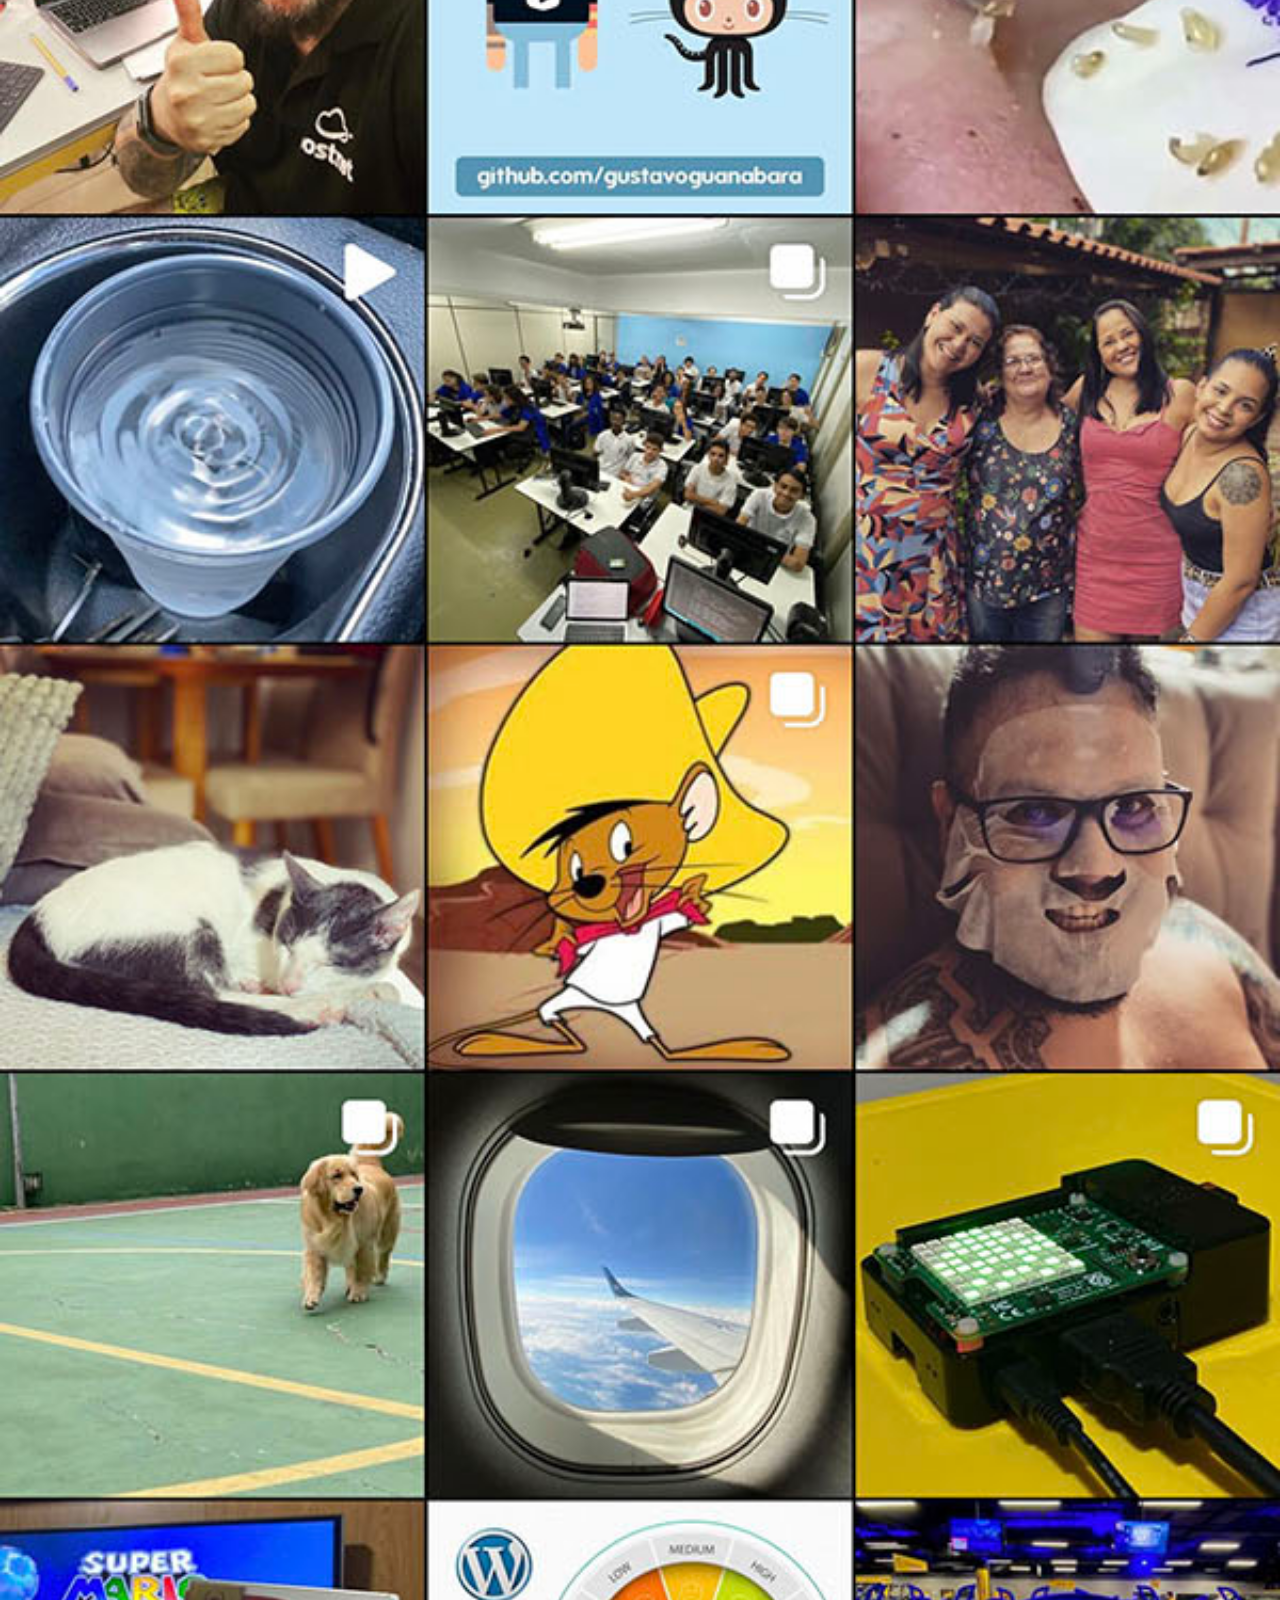
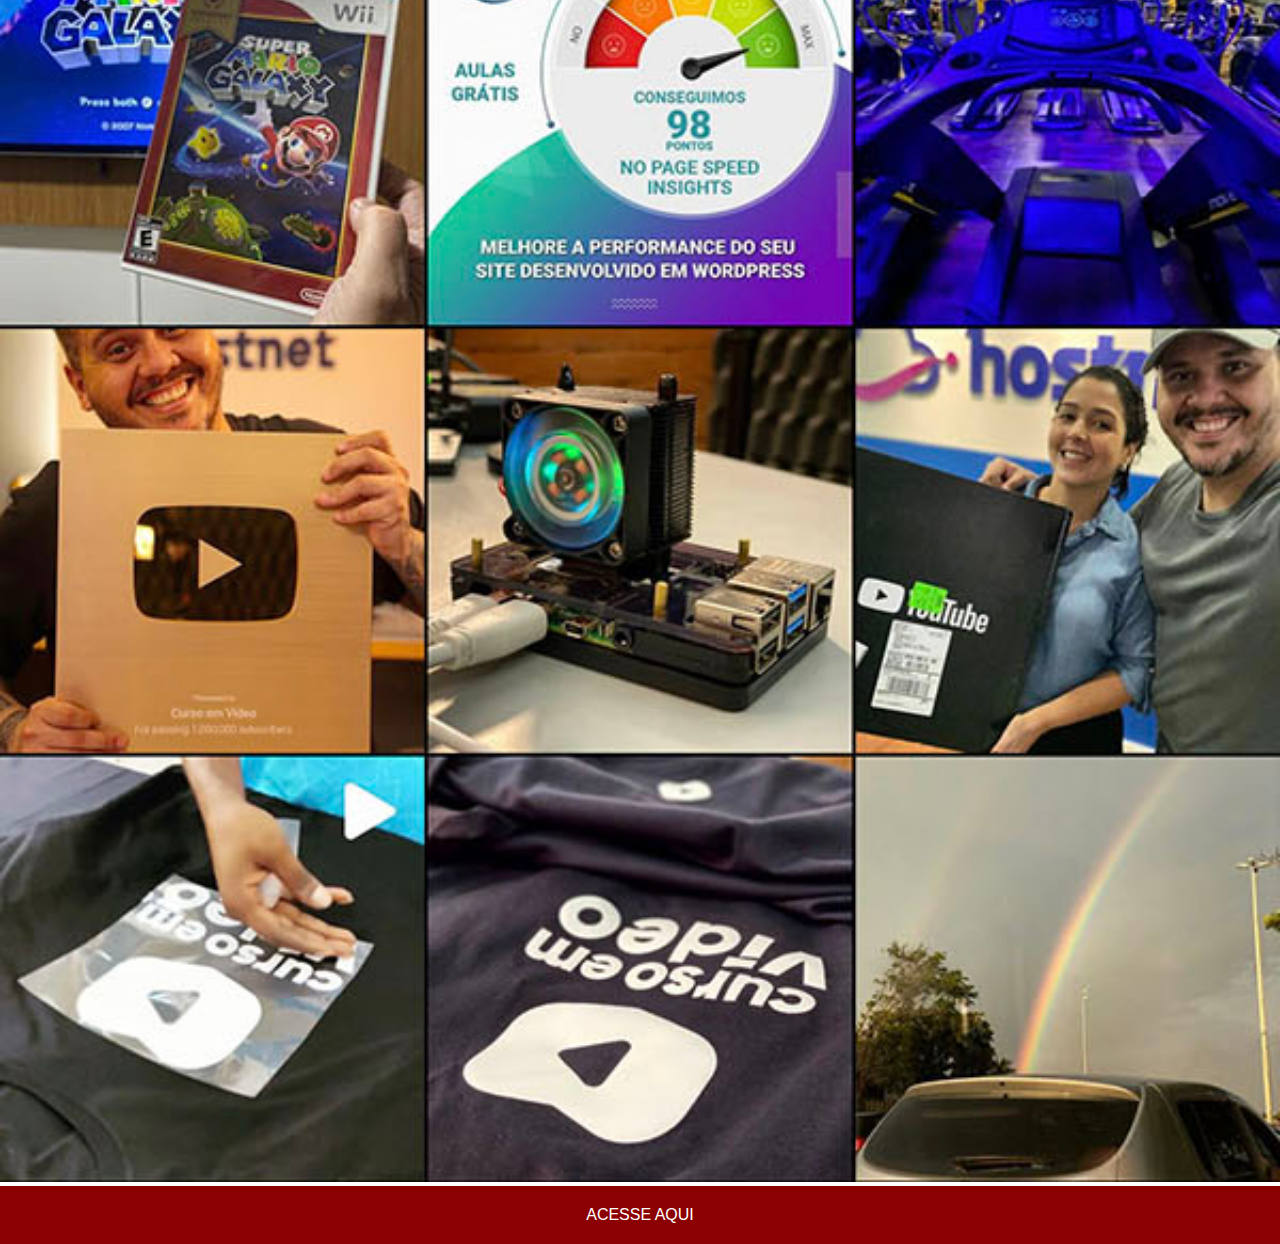
<file: instagram.html>
<!DOCTYPE html>
<html lang="pt-br">
<head>
    <meta charset="UTF-8">
    <meta http-equiv="X-UA-Compatible" content="IE=edge">
    <meta name="viewport" content="width=device-width, initial-scale=1.0">
    <link rel="stylesheet" href="estilos/redes-sociais.css">
    <title>Instagram</title>
</head>
<body>
    <img src="imagens/tela-instagram.jpg" alt="Instagram">
    <a href="https://www.instagram.com/gustavoguanabara/" target="_blank">ACESSE AQUI</a>
</body>
</html>
</file>
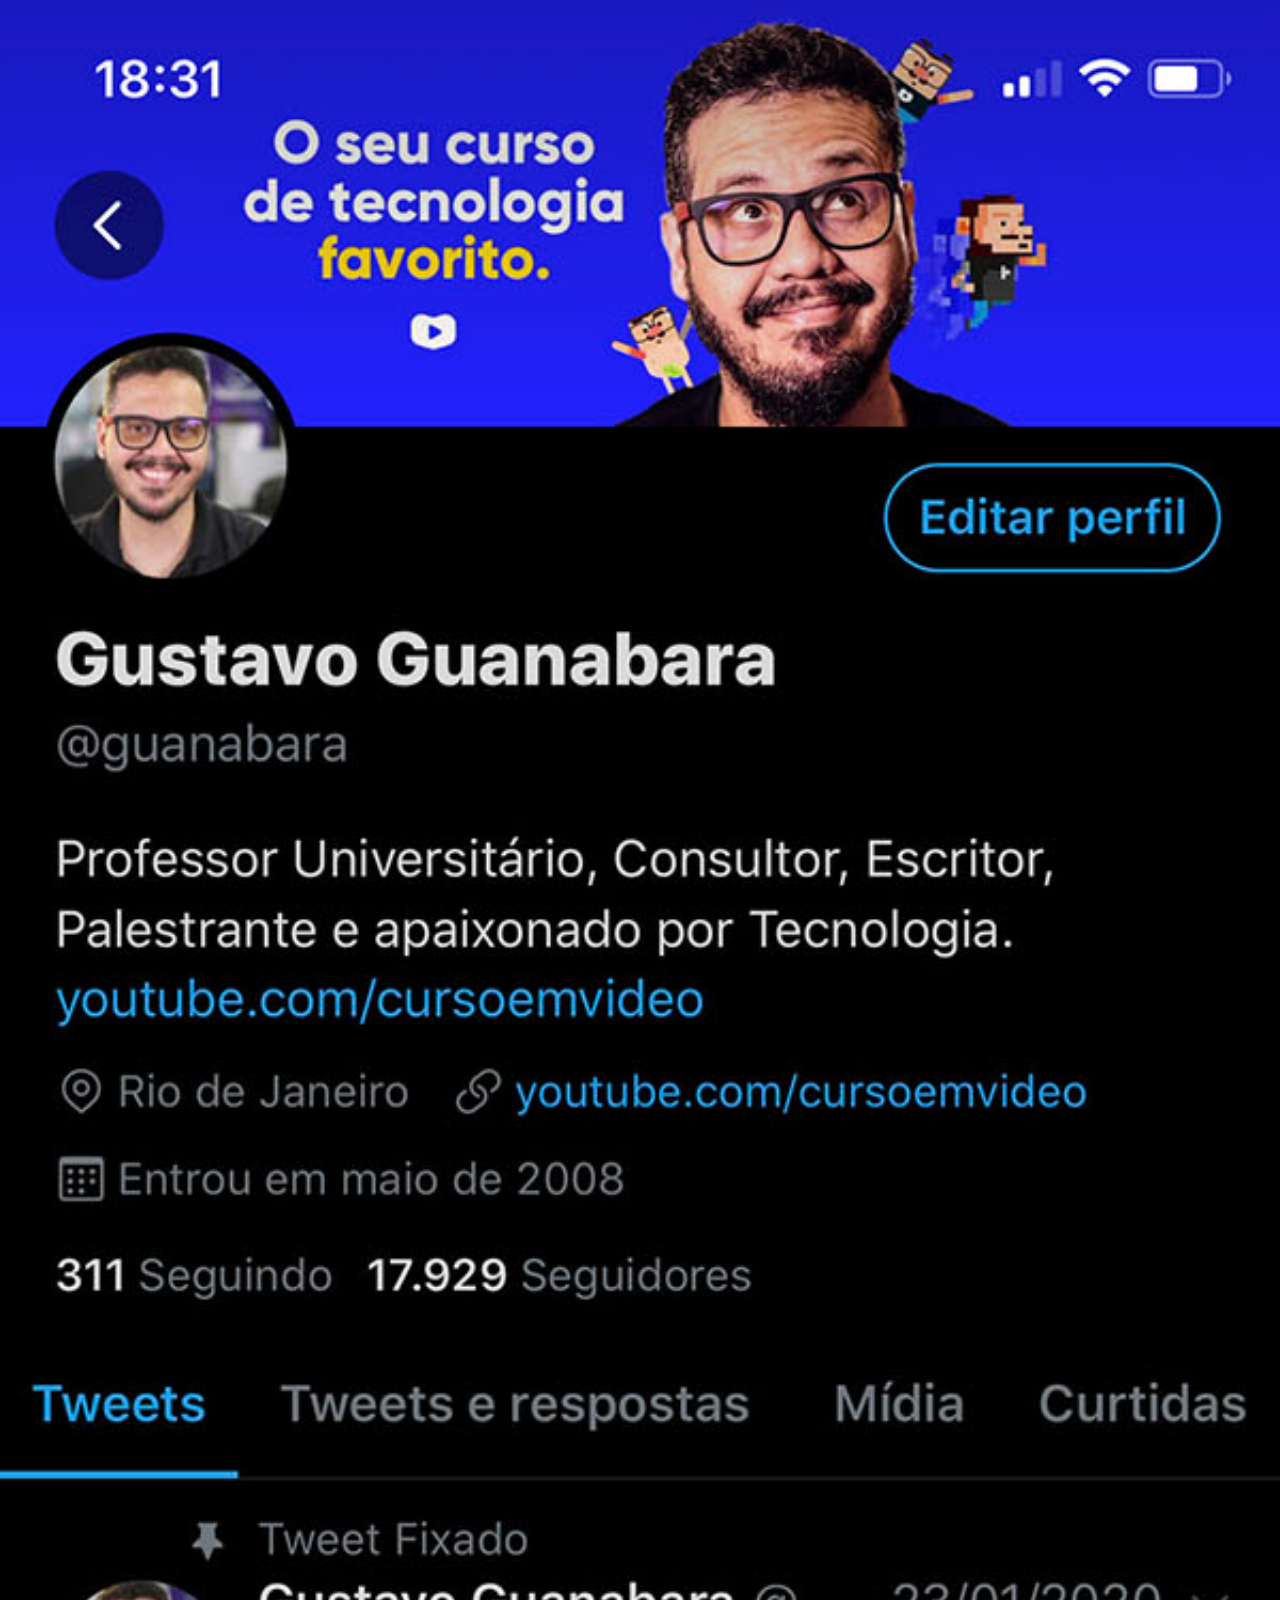
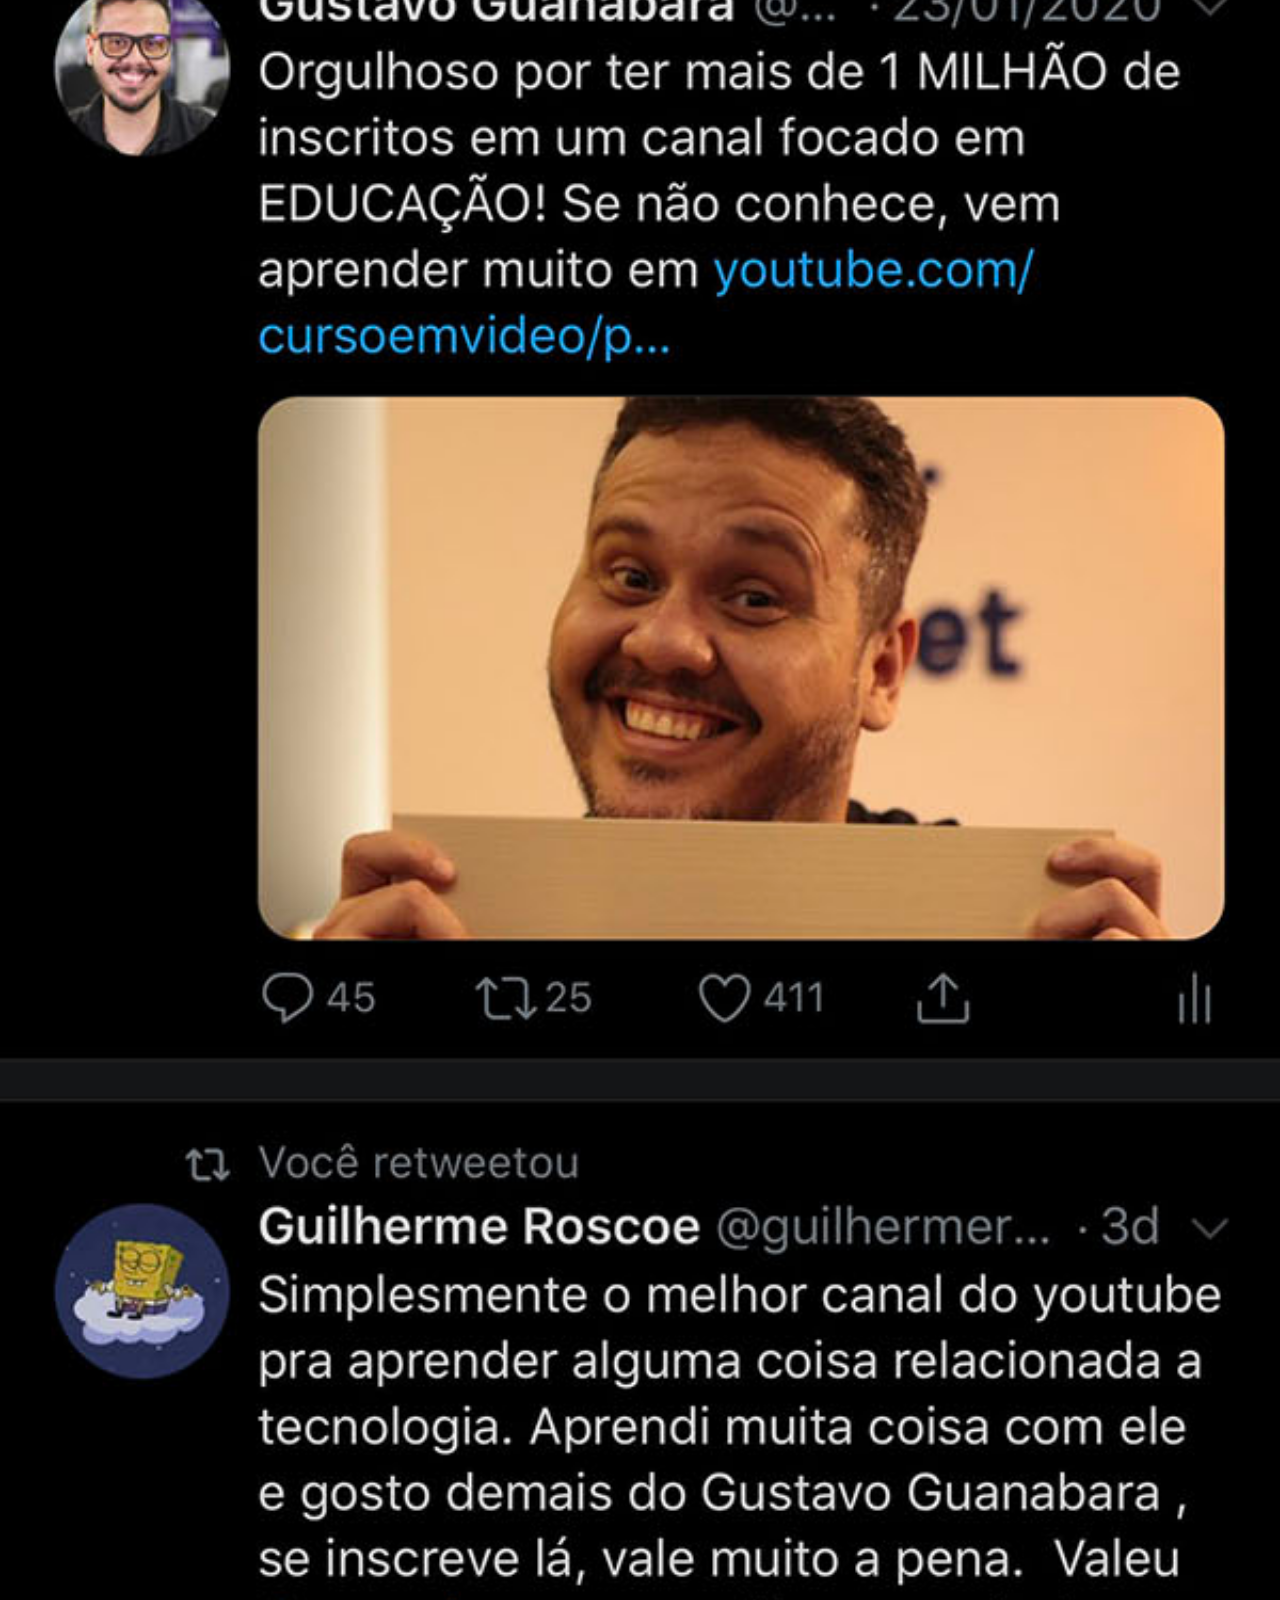
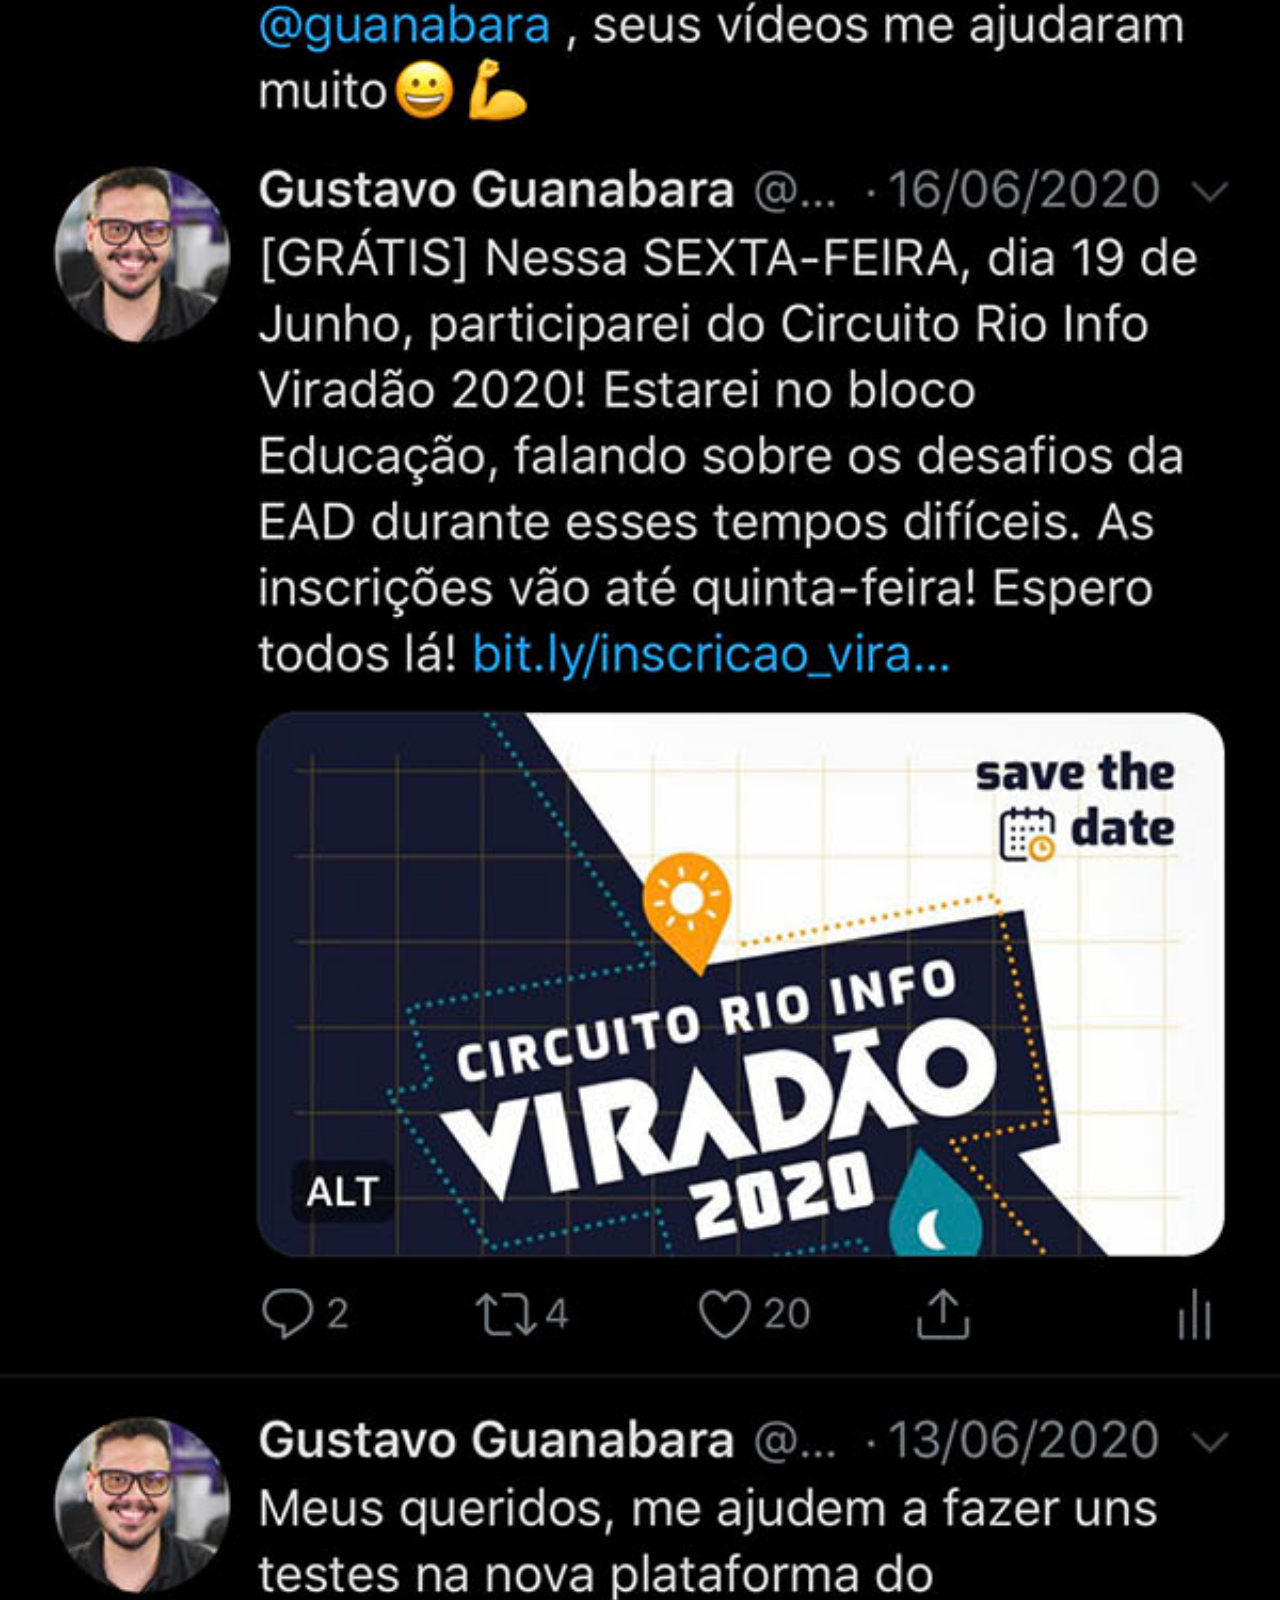
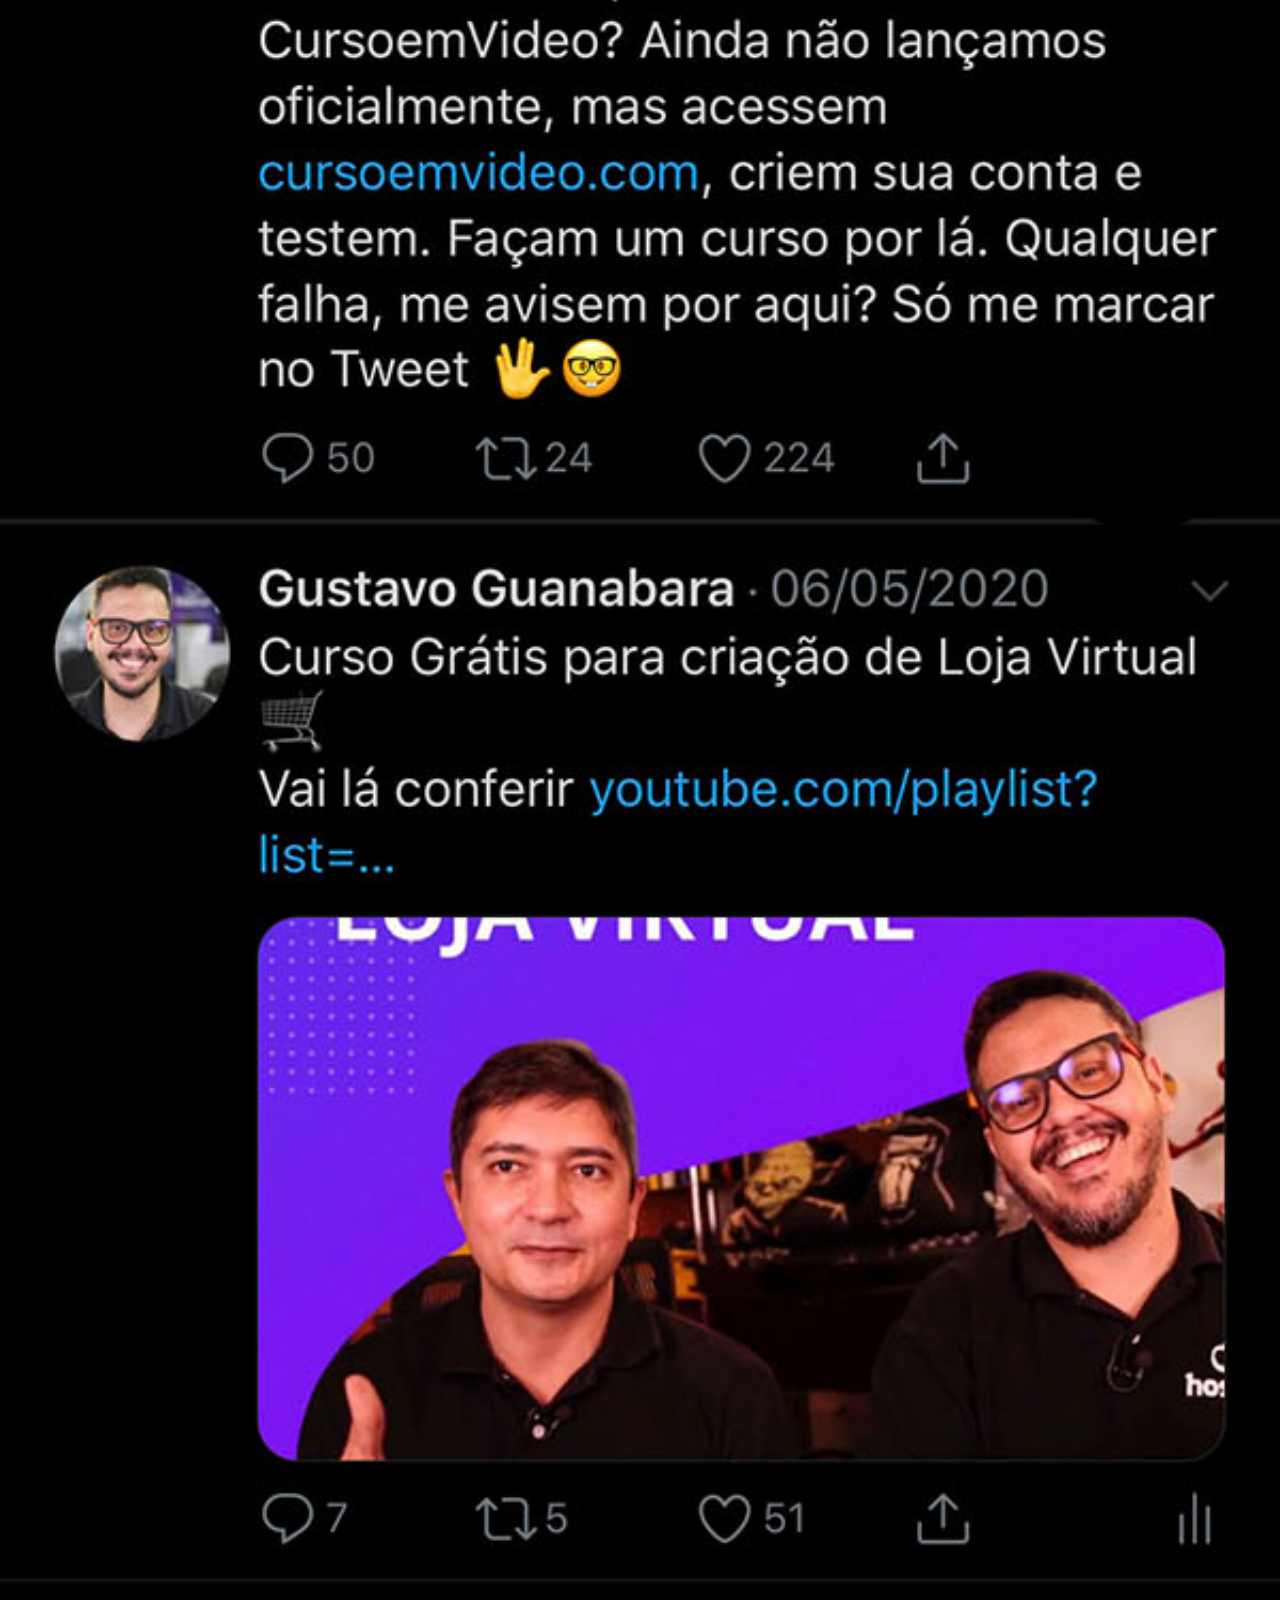
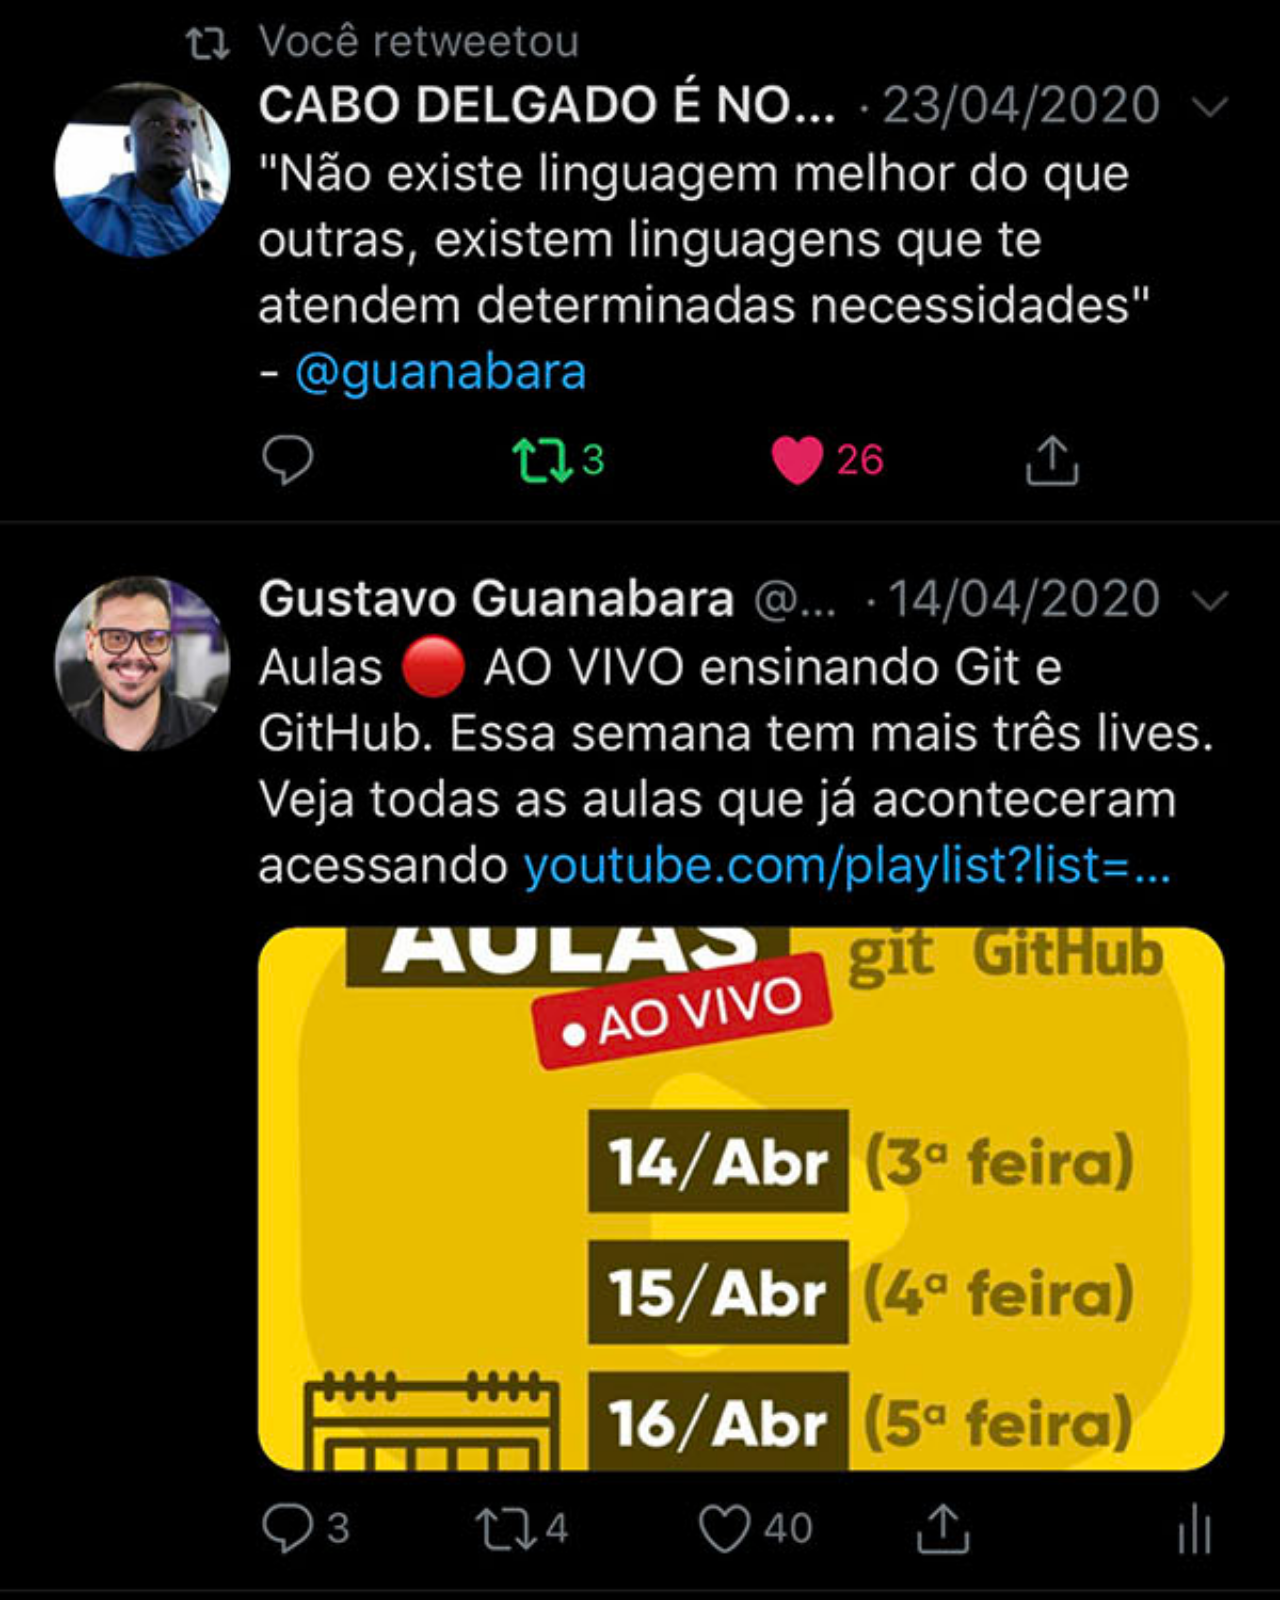
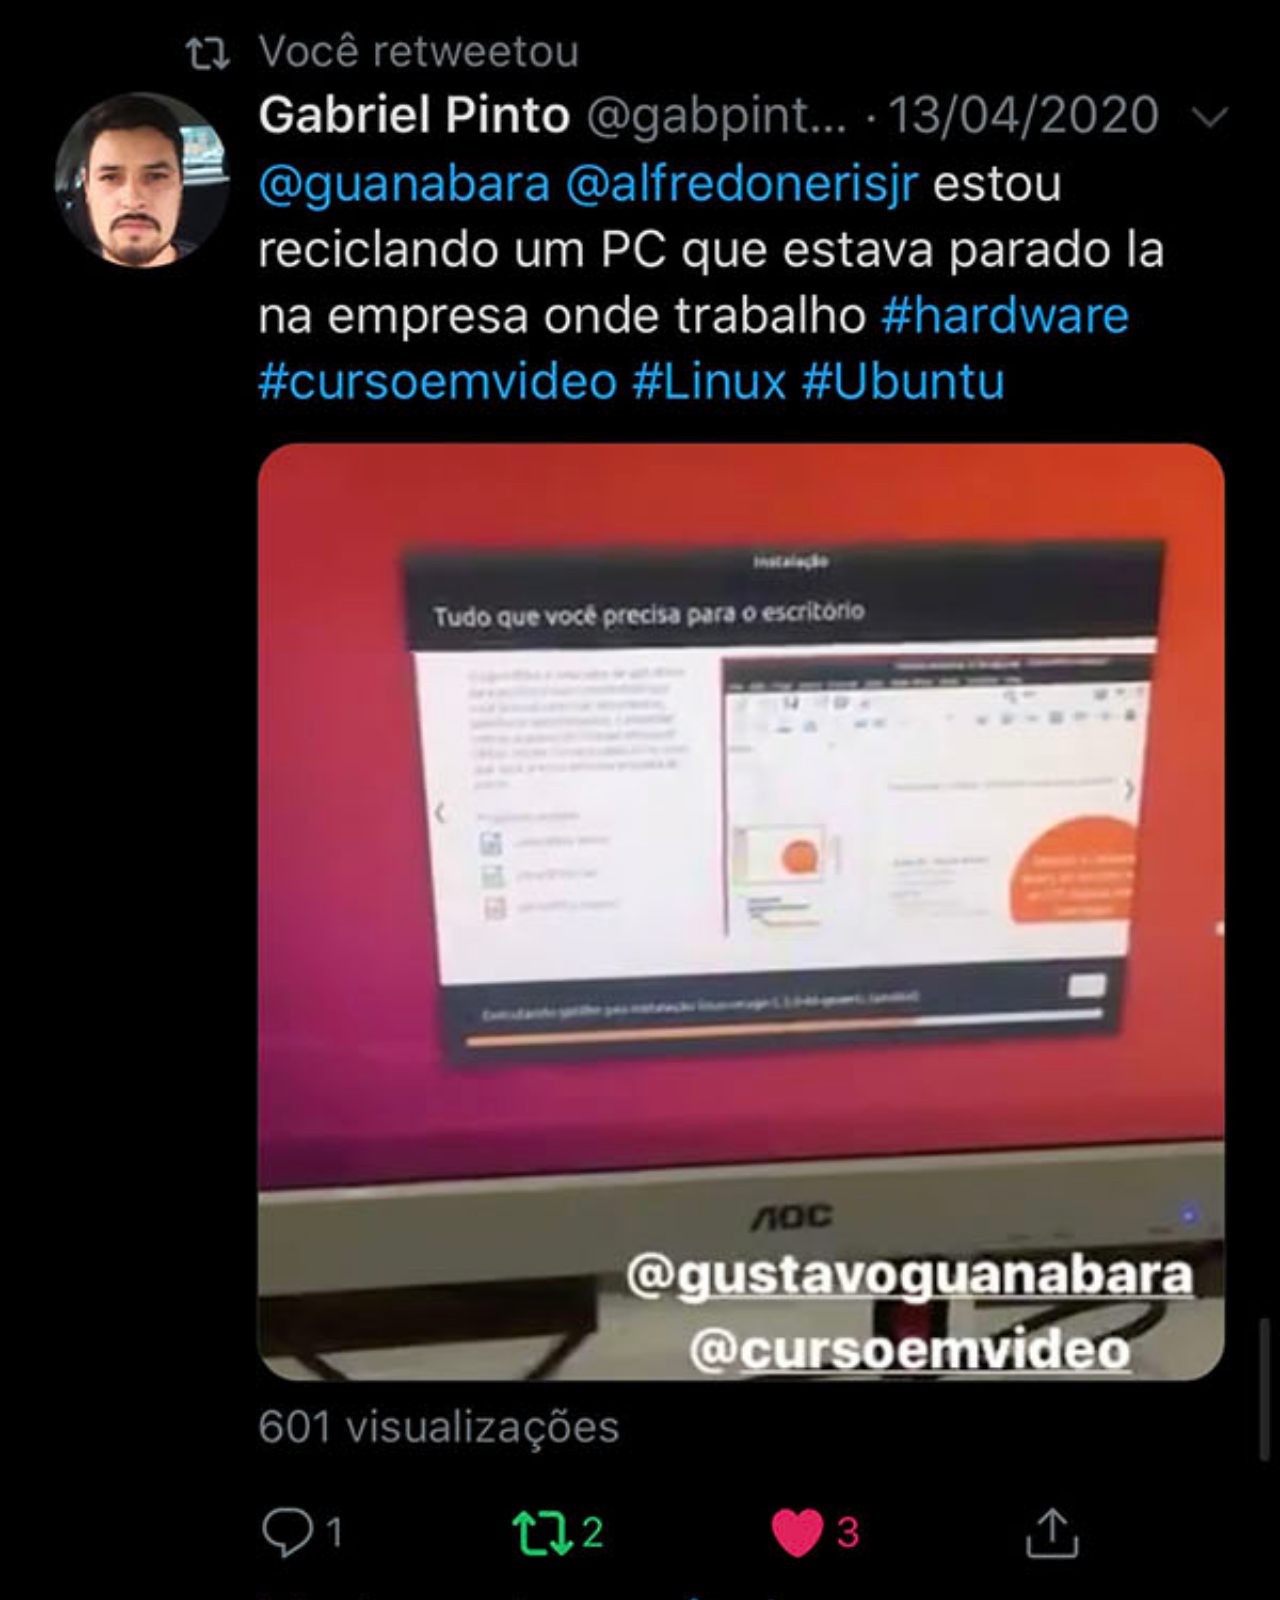
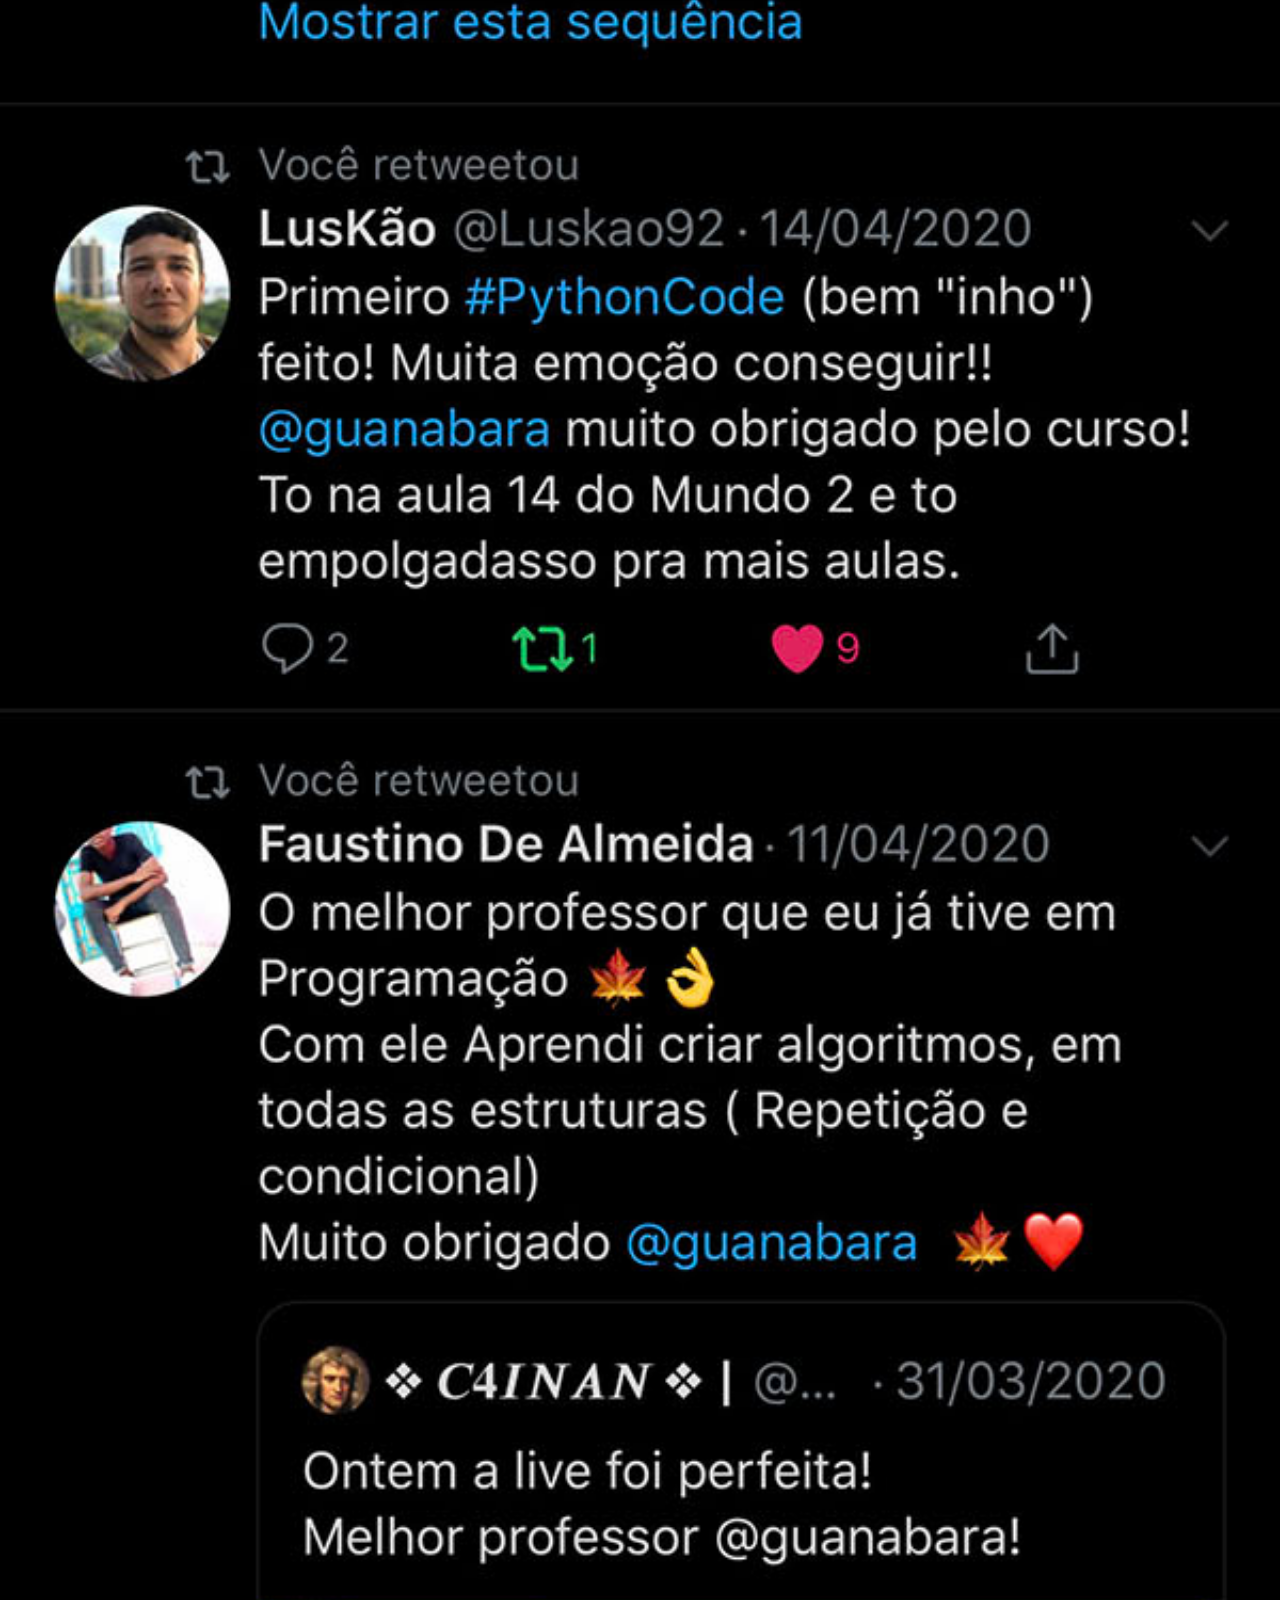
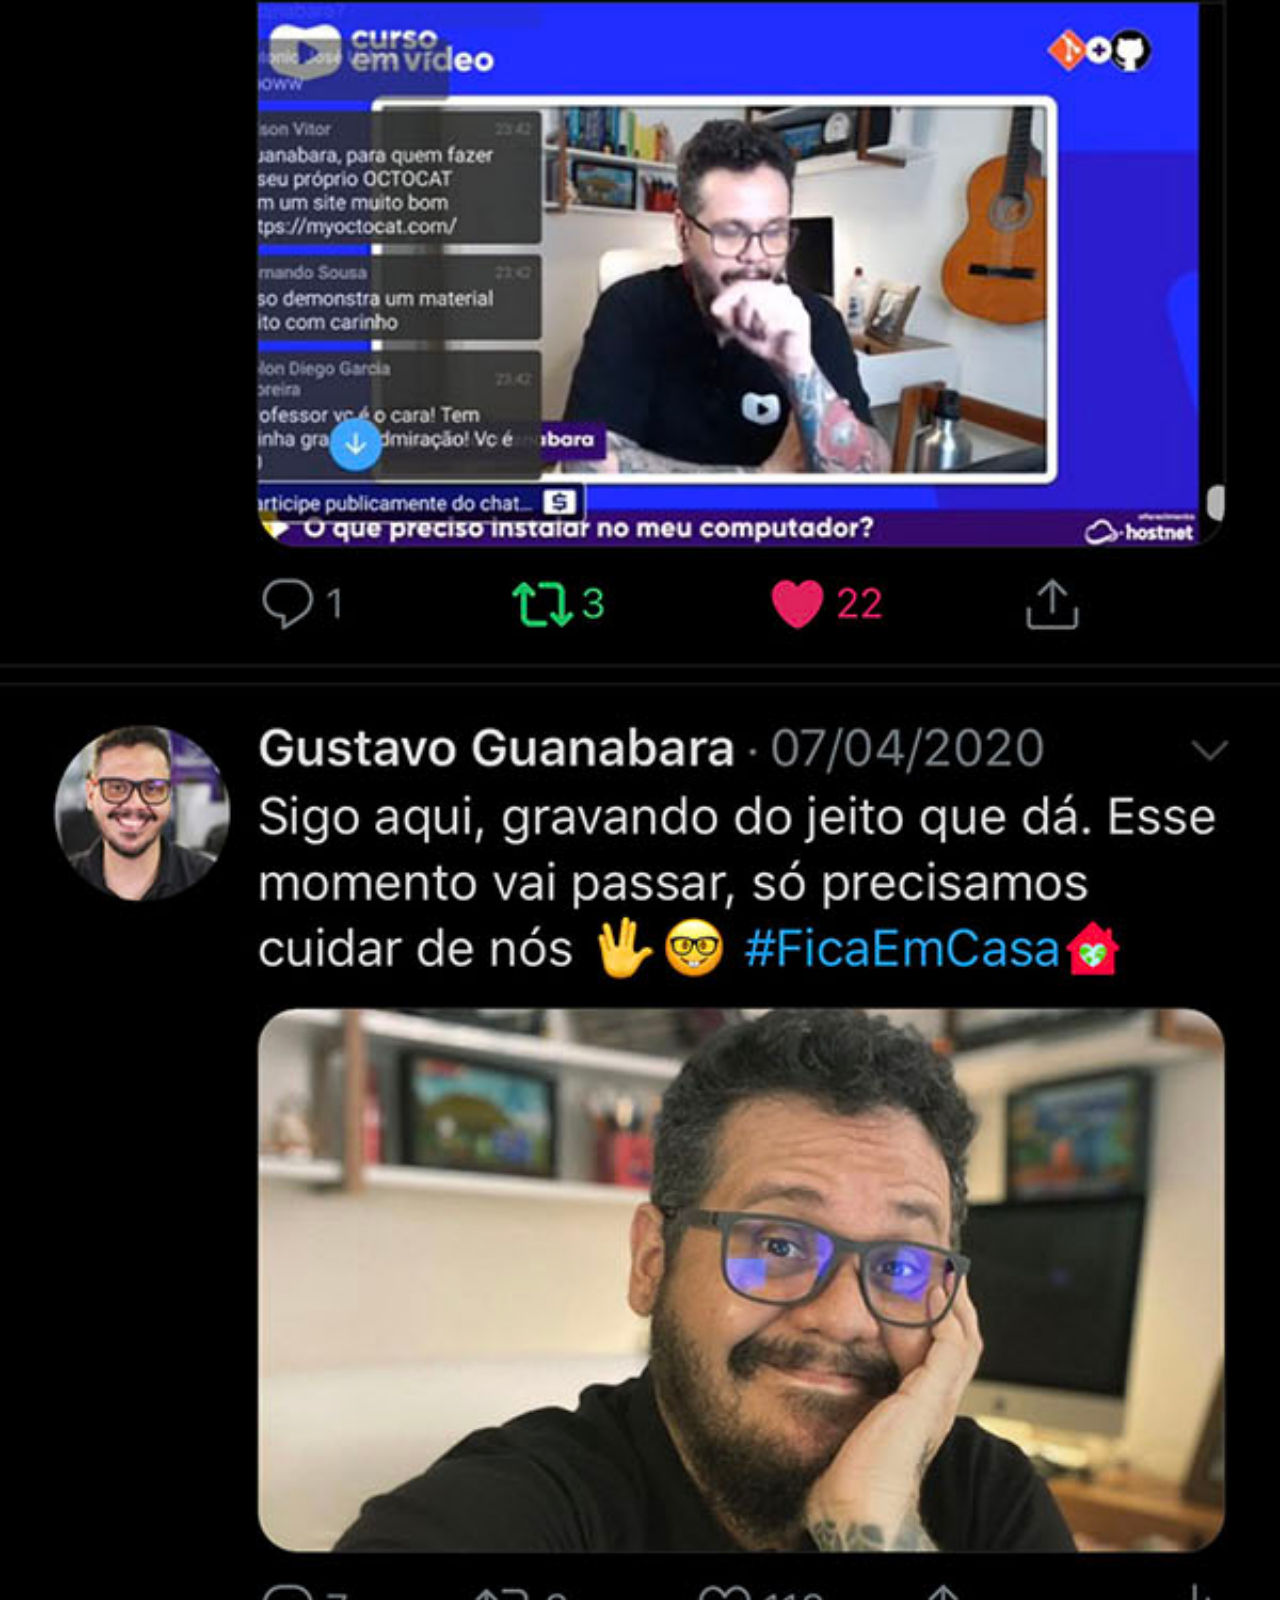
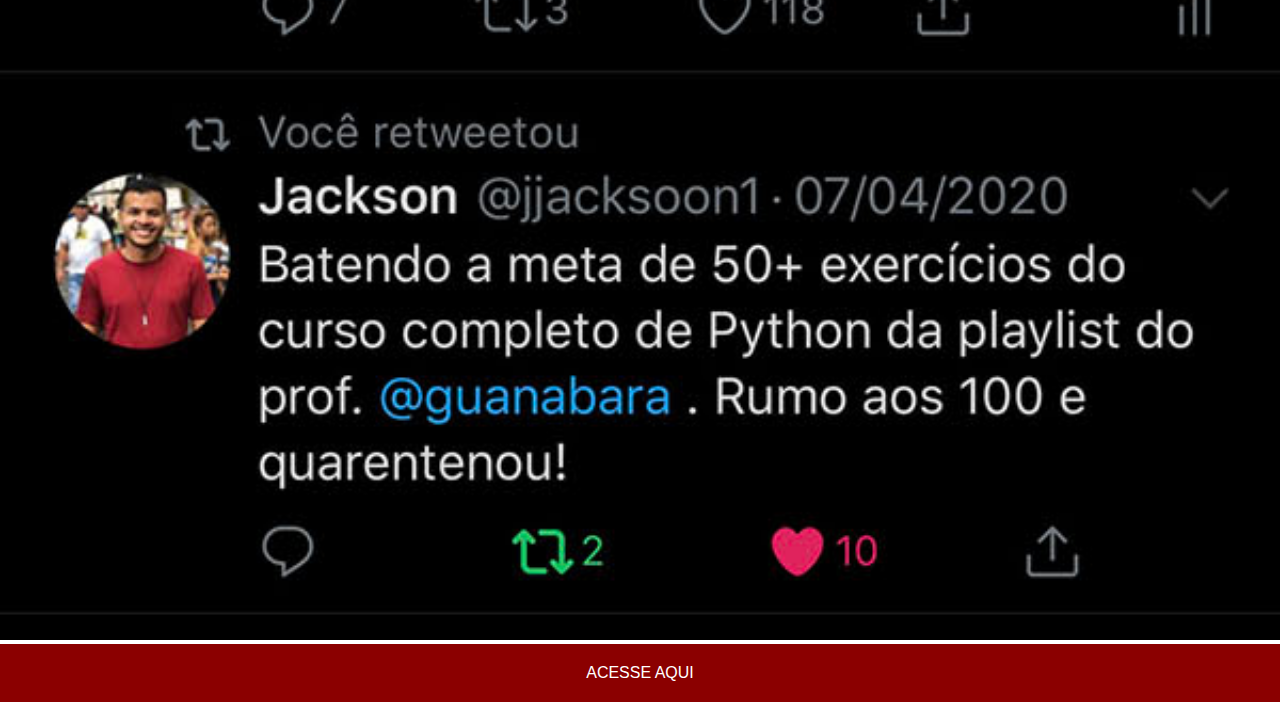
<file: twitter.html>
<!DOCTYPE html>
<html lang="pt-br">
<head>
    <meta charset="UTF-8">
    <meta http-equiv="X-UA-Compatible" content="IE=edge">
    <meta name="viewport" content="width=device-width, initial-scale=1.0">
    <link rel="stylesheet" href="estilos/redes-sociais.css">
    <title>Twitter</title>
</head>
<body>
    <img src="imagens/tela-twitter.jpg" alt="Twitter">
    <a href="https://twitter.com/guanabara" target="_blank">ACESSE AQUI</a>
</body>
</html>
</file>
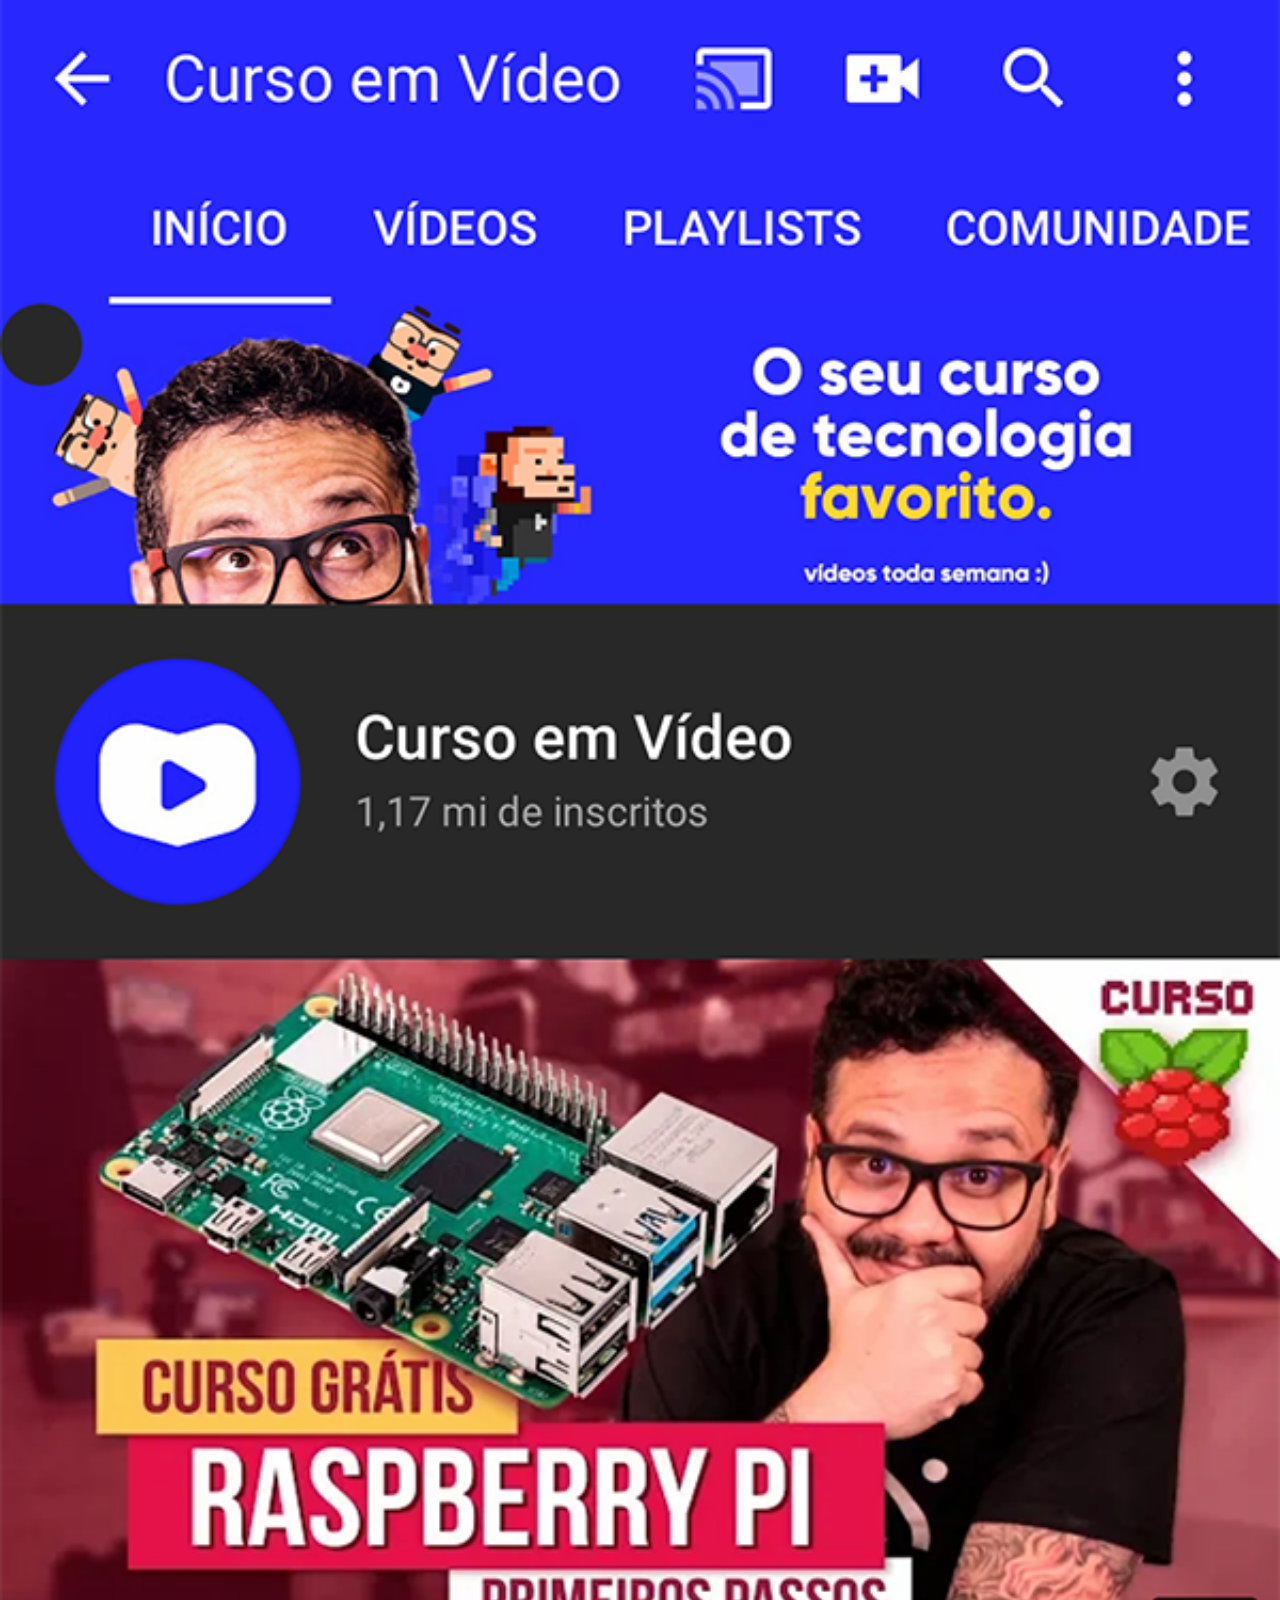
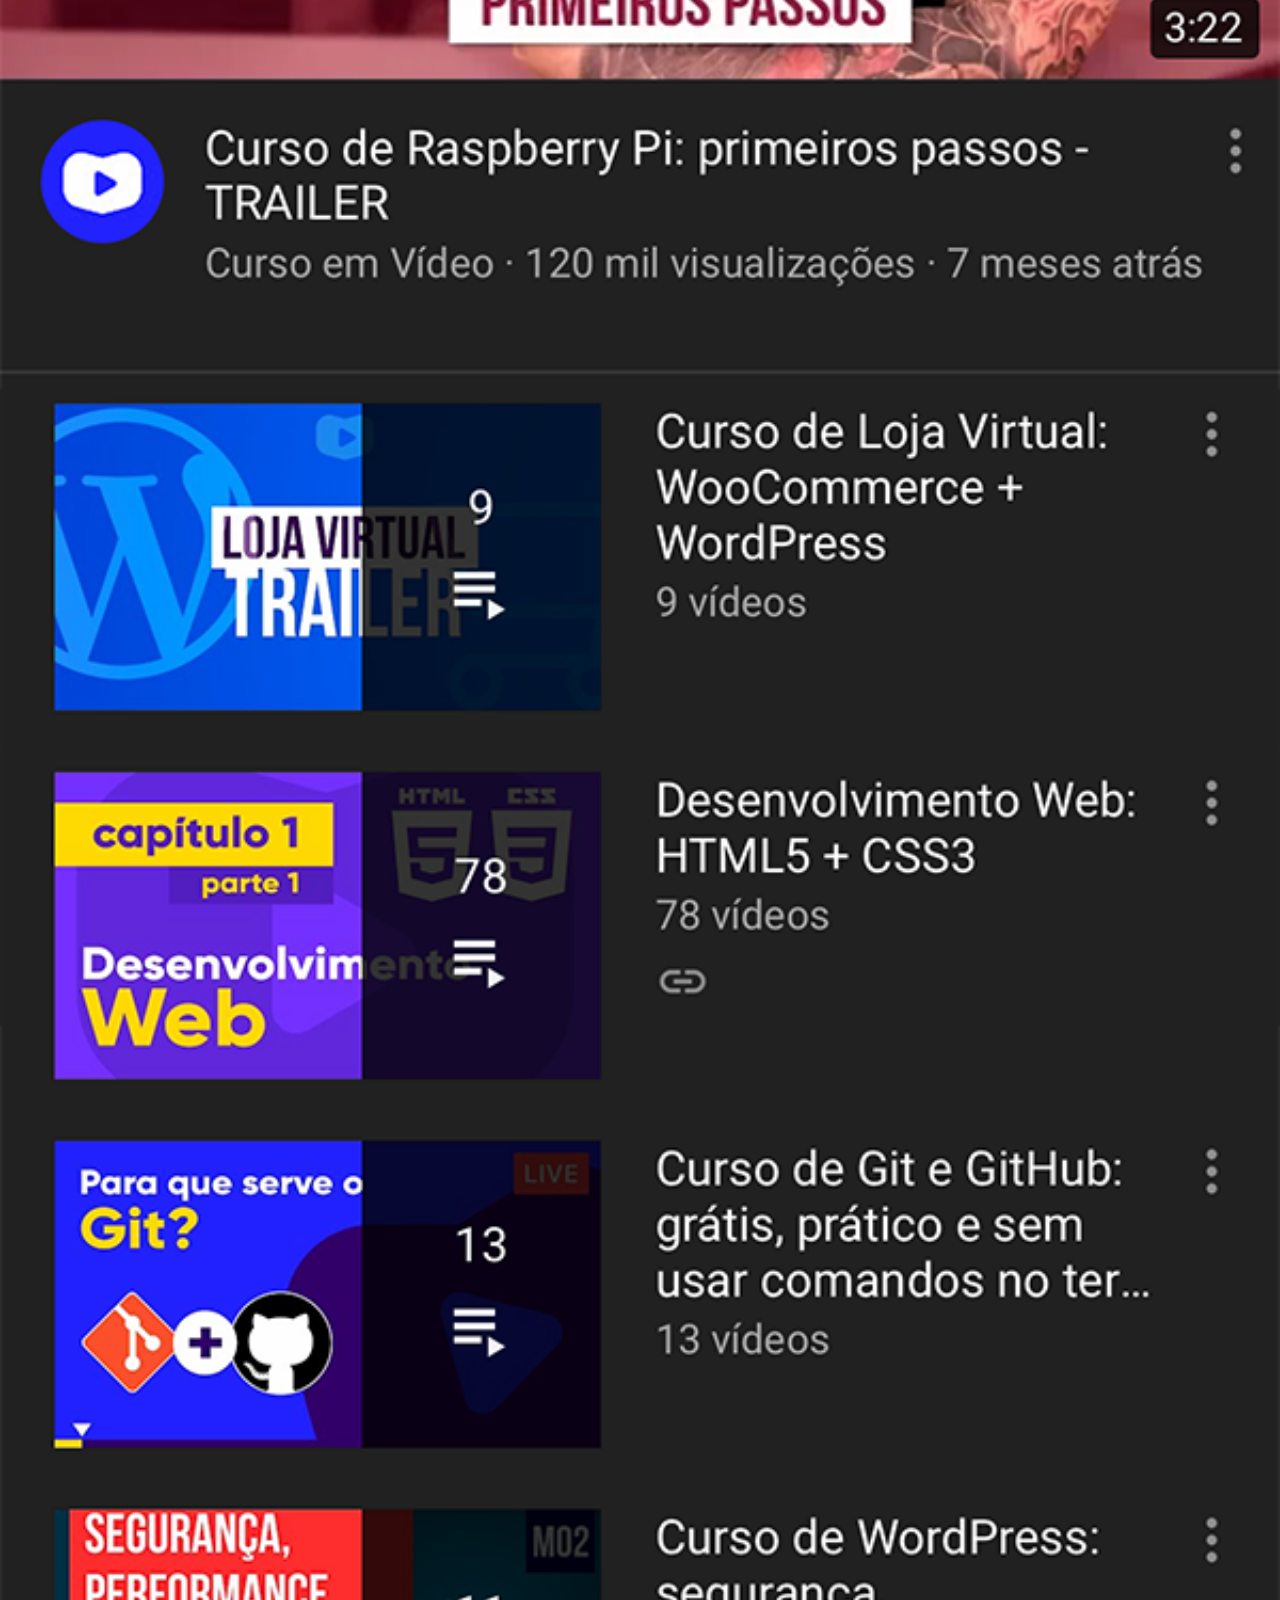
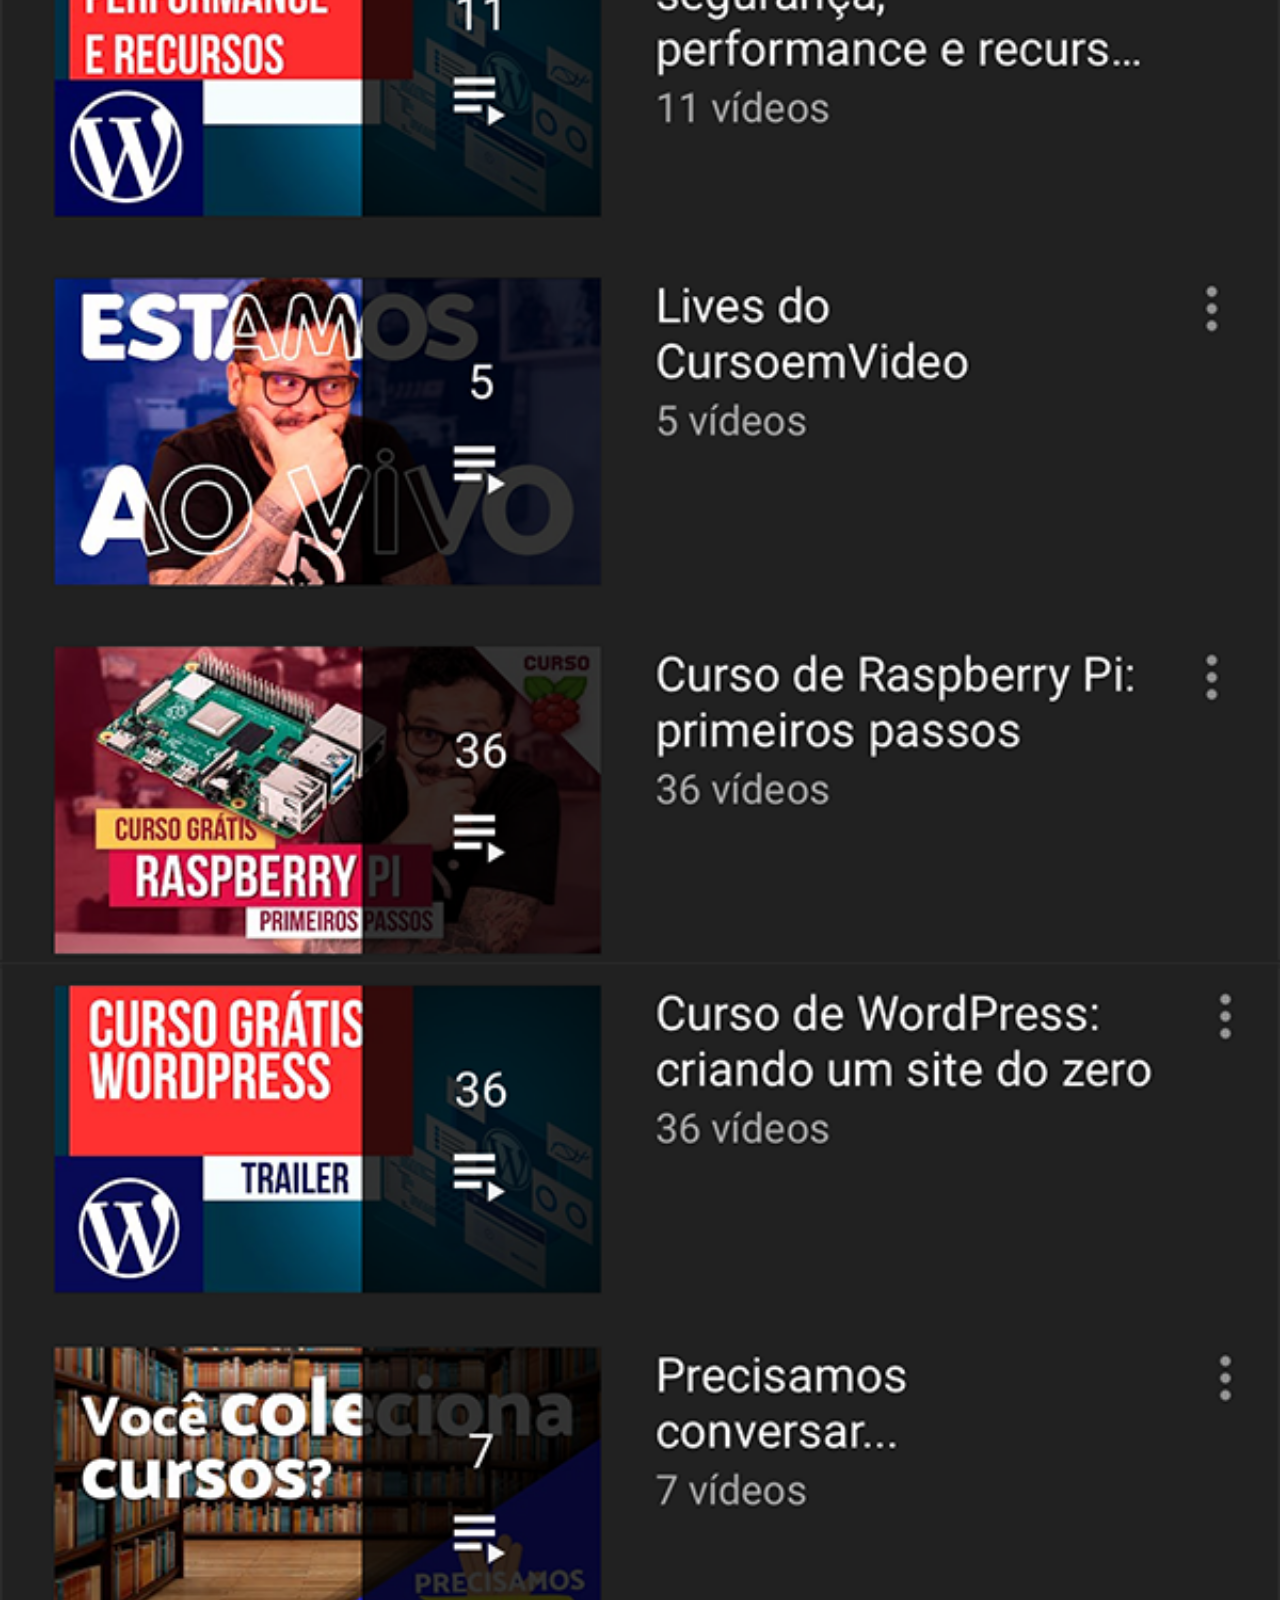
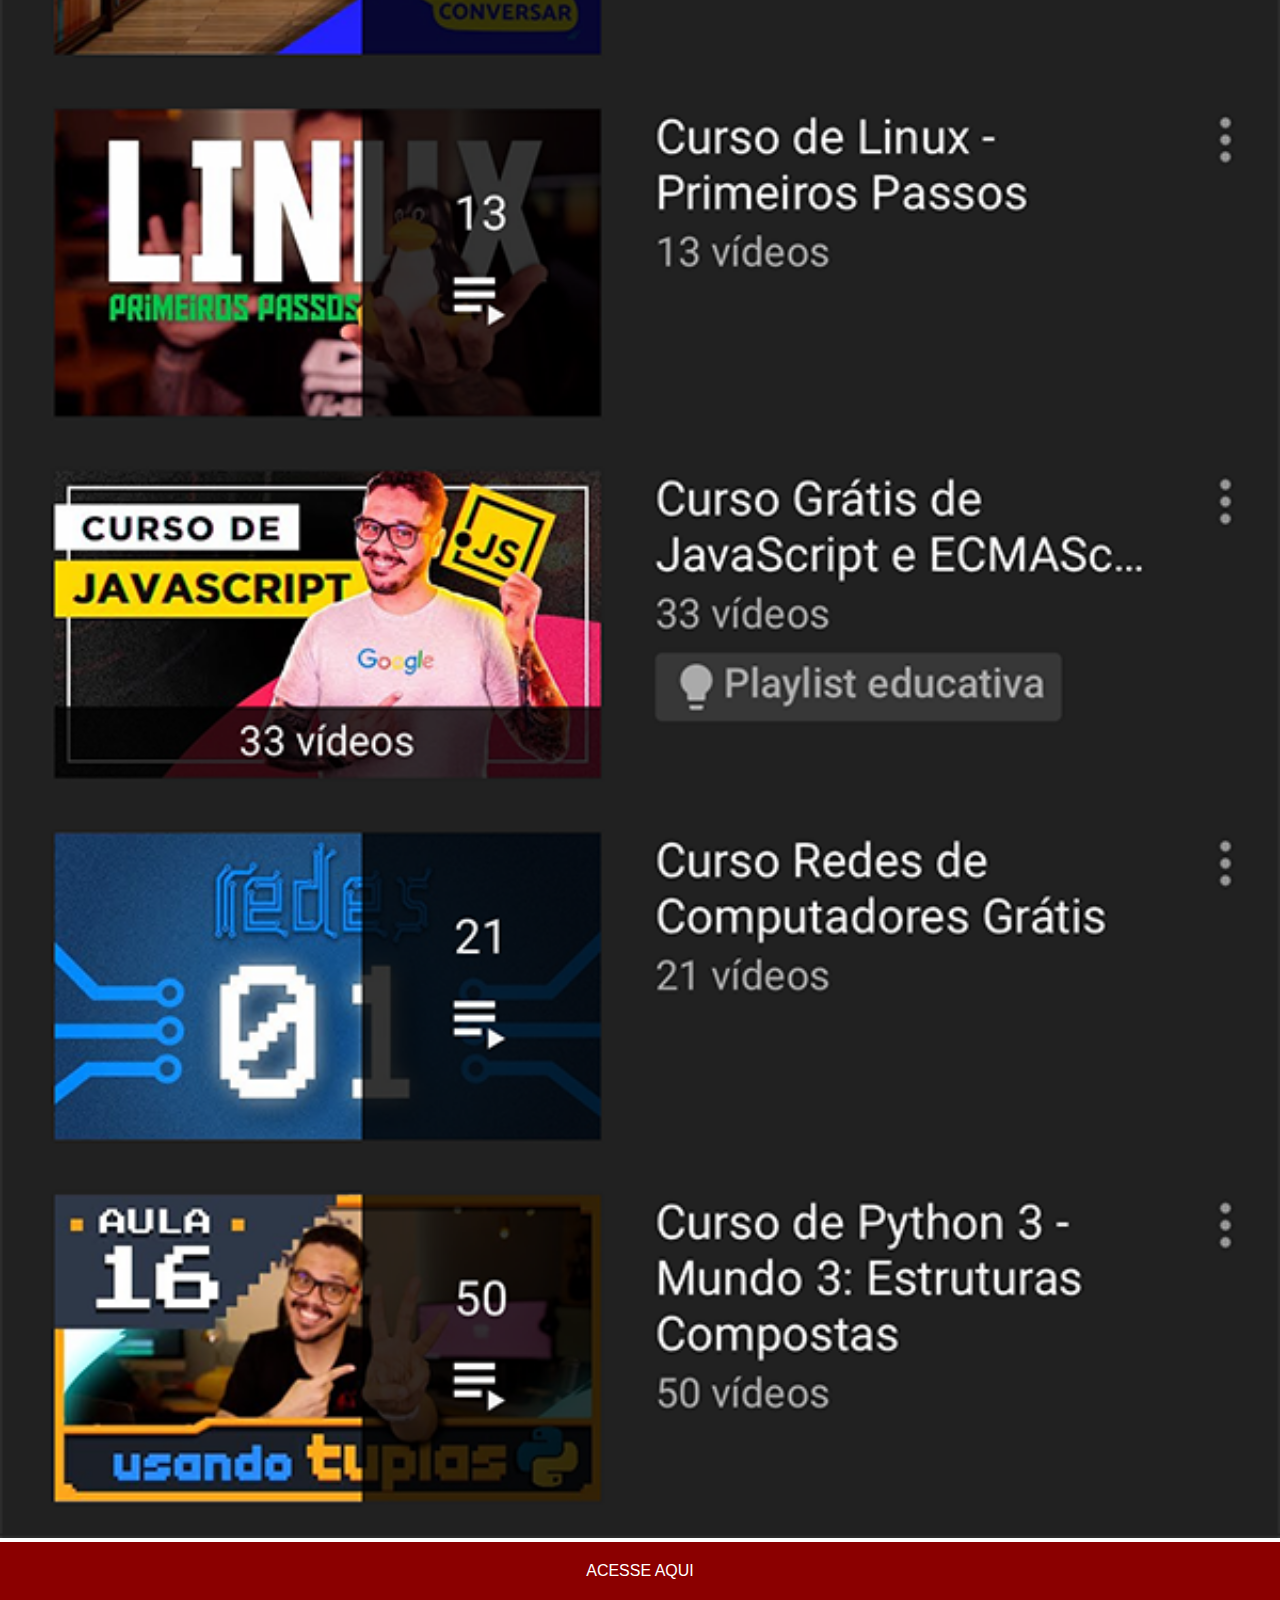
<file: youtube.html>
<!DOCTYPE html>
<html lang="pt-br">
<head>
    <meta charset="UTF-8">
    <meta http-equiv="X-UA-Compatible" content="IE=edge">
    <meta name="viewport" content="width=device-width, initial-scale=1.0">
    <link rel="stylesheet" href="estilos/redes-sociais.css">
    <title>Youtube</title>
</head>
<body>
    <img src="imagens/tela-youtube.png" alt="Youtube">
    <a href="https://www.youtube.com/c/CursoemV%C3%ADdeo/playlists" target="_blank">ACESSE AQUI</a>
</body>
</html>
</file>
<file: estilos/style.css>
@charset "UTF-8";

* {
    margin: 0px;
    padding: 0px;
}

html, body {
    height: 100vh;
    width: 100vw;
    background-color: black;
}

body {
    background: url('../imagens/fundo-madeira.jpg') top center no-repeat fixed;
    background-size: cover;
}

main {
    height: 100vh;
    position: relative;
}

section#telefone {
    position: absolute;
    top: 50%;
    left: 50%;
    transform: translate(-50%, -50%);

    height: 627px;
    width: 311px;
    background: url('../imagens/frame-iphone.png') no-repeat;
}

iframe#tela-inicial {
    position: relative;
    top: 80px;
    left: 22px;
    width: 267px;
    height: 471px;
}

section#redes-sociais {
    text-align: right;
}

section#redes-sociais  img {
    width: 60px;
    margin: 10px;
    border-radius: 50%;
    box-shadow: 2px 2px 5px rgba(0, 0, 0, 0.400);
    box-sizing: border-box;
}

section#redes-sociais img:hover {
    border: 2px solid white;
    transform: translate(-3px, -3px);
    box-shadow: 5px 5px 10px rgba(0, 0, 0, 0.400);
    transition: transform 0.4s;
}
</file>
<file: estilos/redes-sociais.css>
@charset "UTF-8";

* {
    padding: 0px;
    margin: 0px;
    font-family: Arial, Helvetica, sans-serif;
}

::-webkit-scrollbar {
    width: 0px;
    height: 0px;
}

img {
    width: 100vw;
}

a {
    display: block;
    padding: 20px;
    background-color: darkred;
    color: white;
    text-align: center;
    text-decoration: none;
}

a:hover {
    background-color: red;
}
</file>
